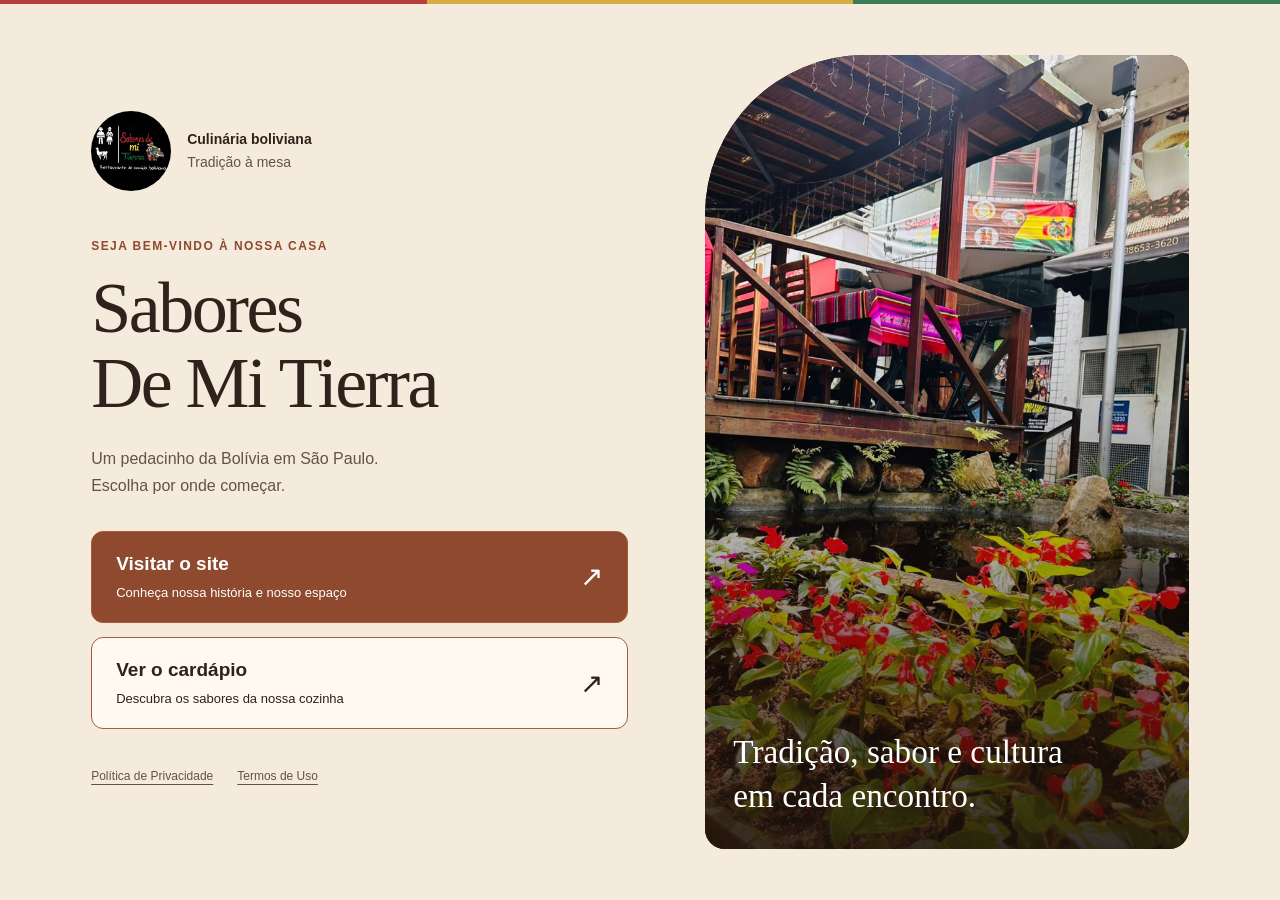
<file: index.html>
<!DOCTYPE html>
<html lang="pt-BR">
<head>
    <meta charset="UTF-8">
    <meta name="viewport" content="width=device-width, initial-scale=1.0">
    <meta name="description" content="Bem-vindo ao Sabores De Mi Tierra. Conheça nosso restaurante ou explore o cardápio de comida boliviana.">
    <title>Bem-vindo | Sabores De Mi Tierra</title>
    <link rel="stylesheet" href="style.css">
    <link rel="stylesheet" href="boas-vindas.css">
</head>
<body class="pagina-boas-vindas">
    <div class="linha-bolivia" aria-hidden="true"><span></span><span></span><span></span></div>
    <main class="boas-vindas" aria-labelledby="boas-vindas-titulo">
        <div class="boas-vindas-conteudo">
            <div class="boas-vindas-marca">
                <img src="assets/images/logo.jpg" alt="" width="80" height="80">
                <p>Culinária boliviana<br><span>Tradição à mesa</span></p>
            </div>
            <p class="boas-vindas-saudacao">Seja bem-vindo à nossa casa</p>
            <h1 id="boas-vindas-titulo">Sabores<br>De Mi Tierra</h1>
            <p class="boas-vindas-introducao">Um pedacinho da Bolívia em São Paulo.<br>Escolha por onde começar.</p>
            <nav class="boas-vindas-opcoes" aria-label="Escolha como conhecer o restaurante">
                <a class="boas-vindas-opcao boas-vindas-opcao-site" href="site.html">
                    <span><strong>Visitar o site</strong><span>Conheça nossa história e nosso espaço</span></span>
                    <span class="boas-vindas-seta" aria-hidden="true">↗</span>
                </a>
                <a class="boas-vindas-opcao boas-vindas-opcao-cardapio" href="cardapio.html">
                    <span><strong>Ver o cardápio</strong><span>Descubra os sabores da nossa cozinha</span></span>
                    <span class="boas-vindas-seta" aria-hidden="true">↗</span>
                </a>
            </nav>
            <nav class="boas-vindas-legais" aria-label="Informações legais">
                <a href="privacidade.html">Política de Privacidade</a>
                <a href="termos.html">Termos de Uso</a>
            </nav>
        </div>
        <figure class="boas-vindas-foto">
            <img src="assets/images/foto2.jpeg" alt="Varanda do restaurante com mesas, plantas e detalhes da cultura boliviana" width="960" height="1280">
            <figcaption>Tradição, sabor e cultura<br>em cada encontro.</figcaption>
        </figure>
    </main>
</body>
</html>
</file>
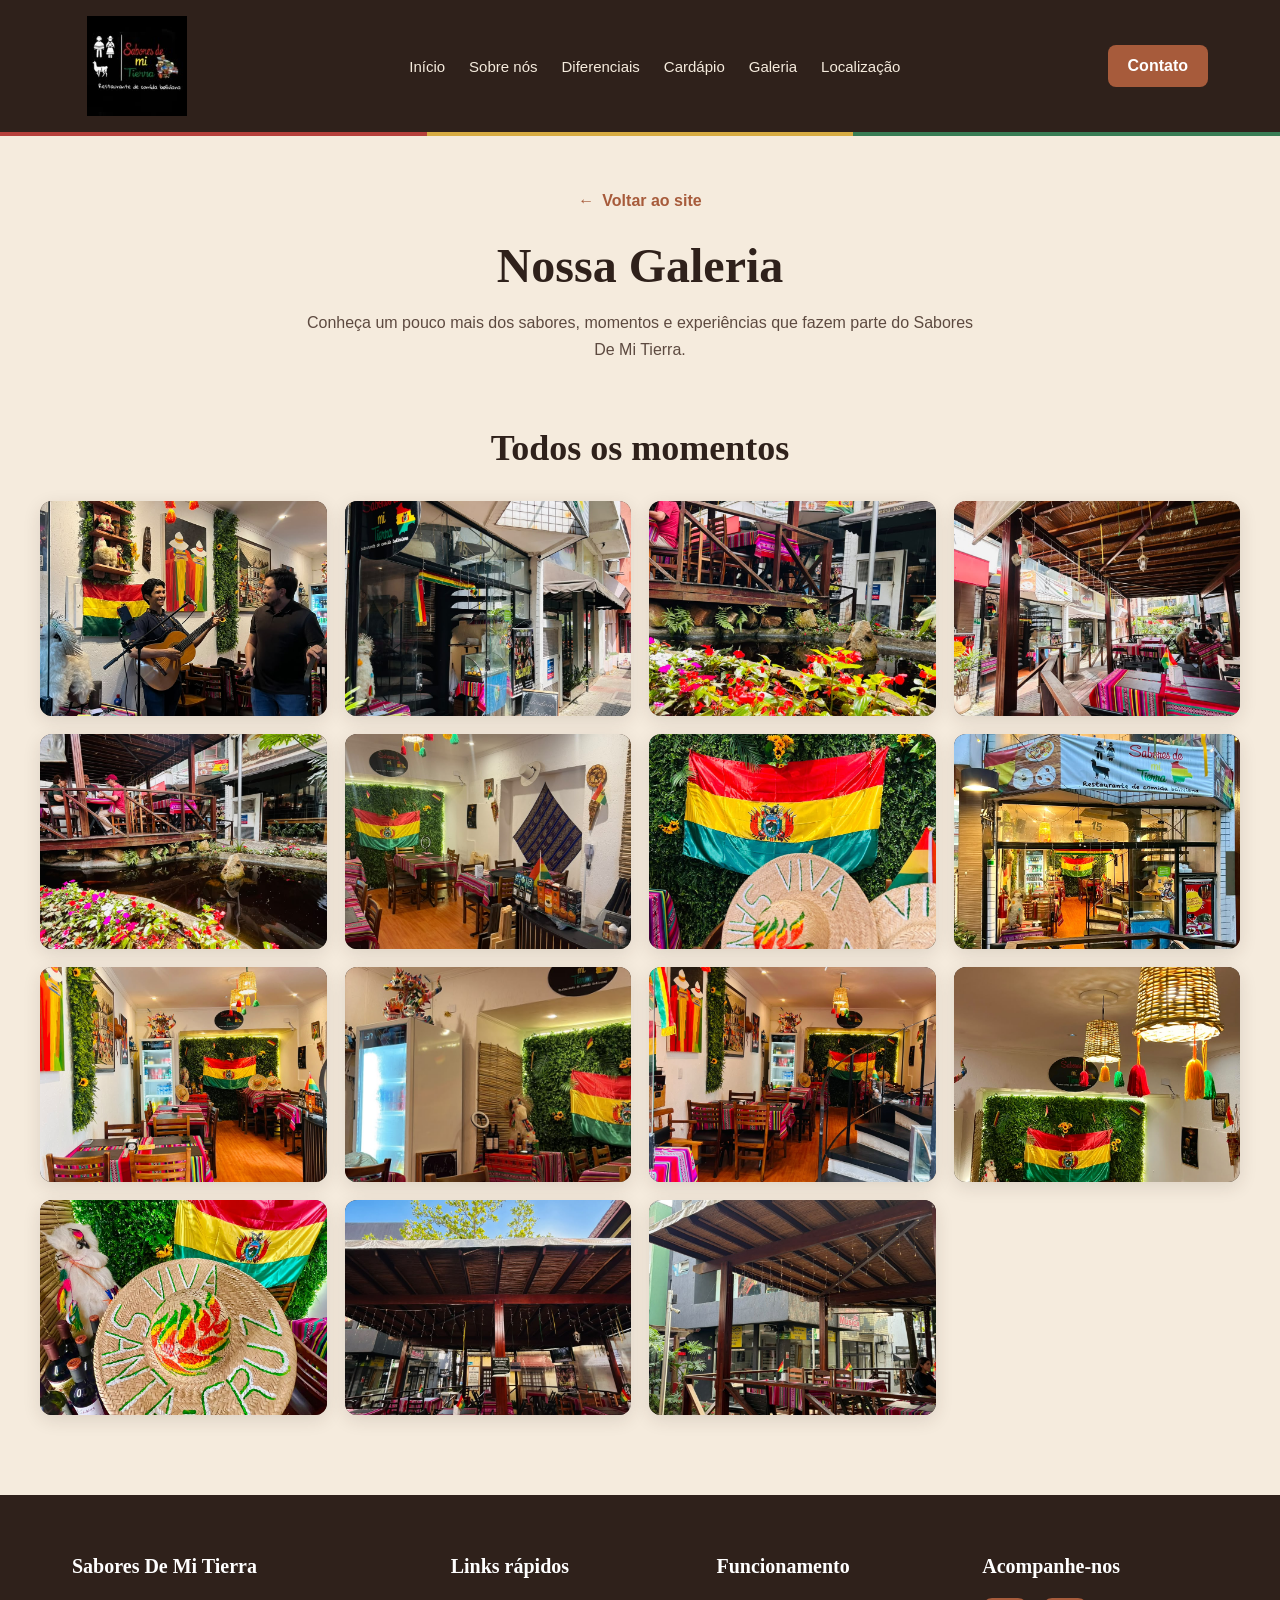
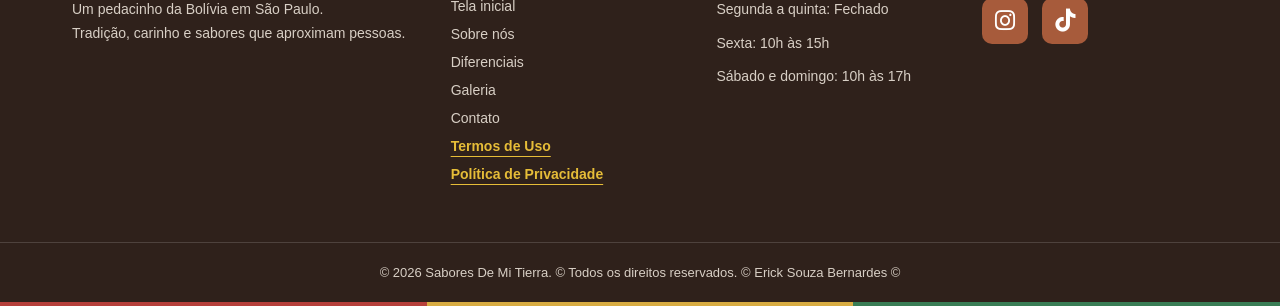
<file: galeria.html>
<!DOCTYPE html>
<html lang="pt-BR">
<head>
    <meta charset="UTF-8">
    <meta name="viewport" content="width=device-width, initial-scale=1.0">
    <meta name="description" content="Galeria de fotos do Sabores De Mi Tierra.">
    <title>Nossa Galeria | Sabores De Mi Tierra</title>
    <link rel="stylesheet" href="https://cdnjs.cloudflare.com/ajax/libs/font-awesome/6.7.2/css/all.min.css">
    <link rel="stylesheet" href="style.css">
    <link rel="stylesheet" href="galeria.css">
</head>
<body>
    <header class="site-header">
        <div class="header-container">
            <a href="index.html" class="logo" aria-label="Voltar à tela inicial" title="Voltar à tela inicial">
                <img src="assets/images/logo.jpg" alt="Sabores De Mi Tierra">
            </a>
            <button class="menu-toggle" type="button" aria-label="Abrir menu de navegação" aria-expanded="false" aria-controls="menu-principal">
                <i class="fa-solid fa-bars" aria-hidden="true"></i>
            </button>
            <nav id="menu-principal" class="menu-principal" aria-label="Navegação principal">
                <a href="site.html#inicio">Início</a>
                <a href="site.html#sobre">Sobre nós</a>
                <a href="site.html#diferenciais">Diferenciais</a>
                <a href="cardapio.html">Cardápio</a>
                <a href="galeria.html" aria-current="page">Galeria</a>
                <a href="site.html#localizacao">Localização</a>
            </nav>
            <a href="site.html#localizacao" class="btn-contato">Contato</a>
        </div>
        <div class="linha-bolivia" aria-hidden="true"><span></span><span></span><span></span></div>
    </header>

    <main class="pagina-galeria">
        <section class="galeria-apresentacao" aria-labelledby="titulo-galeria">
            <a href="site.html#galeria" class="galeria-voltar"><span aria-hidden="true">←</span> Voltar ao site</a>
            <h1 id="titulo-galeria">Nossa Galeria</h1>
            <p>Conheça um pouco mais dos sabores, momentos e experiências que fazem parte do Sabores De Mi Tierra.</p>
        </section>

        <section class="galeria-completa" aria-labelledby="titulo-fotos">
            <div class="galeria-completa-container">
                <h2 id="titulo-fotos">Todos os momentos</h2>
                <div id="galeria-grid-completa" class="galeria-grid-completa" aria-live="polite">
                    <p class="galeria-status">Carregando fotos…</p>
                </div>
            </div>
        </section>
    </main>

    <div id="visualizador-galeria" class="visualizador-galeria" role="dialog" aria-modal="true" aria-labelledby="visualizador-titulo" hidden>
        <div class="visualizador-conteudo">
            <h2 id="visualizador-titulo" class="sr-only">Foto ampliada</h2>
            <button type="button" class="visualizador-fechar" data-acao="fechar" aria-label="Fechar foto ampliada">×</button>
            <button type="button" class="visualizador-anterior" data-acao="anterior" aria-label="Foto anterior">‹</button>
            <img class="visualizador-imagem" alt="">
            <button type="button" class="visualizador-proximo" data-acao="proximo" aria-label="Próxima foto">›</button>
            <p class="visualizador-contador" aria-live="polite"></p>
        </div>
    </div>

    <footer class="site-footer">
        <div class="footer-container">
            <div class="footer-coluna"><h3>Sabores De Mi Tierra</h3><p>Um pedacinho da Bolívia em São Paulo.<br>Tradição, carinho e sabores que aproximam pessoas.</p></div>
            <div class="footer-coluna"><h3>Links rápidos</h3><nav class="footer-links" aria-label="Links do rodapé">
                <a href="index.html">Tela inicial</a><a href="site.html#sobre">Sobre nós</a><a href="site.html#diferenciais">Diferenciais</a><a href="galeria.html">Galeria</a><a href="site.html#localizacao">Contato</a><a href="termos.html" class="footer-link-legal">Termos de Uso</a><a href="privacidade.html" class="footer-link-legal">Política de Privacidade</a>
            </nav></div>
            <div class="footer-coluna"><h3>Funcionamento</h3><p>Segunda a quinta: Fechado</p><p>Sexta: 10h às 15h</p><p>Sábado e domingo: 10h às 17h</p></div>
            <div class="footer-coluna"><h3>Acompanhe-nos</h3><div class="footer-redes"><a href="https://www.instagram.com/saboresdemitierra.alpha/" target="_blank" rel="noopener noreferrer" aria-label="Instagram"><i class="fa-brands fa-instagram"></i></a><a href="https://www.tiktok.com/@saboresdemitierra_ofc" target="_blank" rel="noopener noreferrer" aria-label="TikTok"><i class="fa-brands fa-tiktok"></i></a></div></div>
        </div>
        <div class="footer-inferior"><p>© 2026 Sabores De Mi Tierra. © Todos os direitos reservados. © Erick Souza Bernardes ©</p></div>
        <div class="linha-bolivia" aria-hidden="true"><span></span><span></span><span></span></div>
    </footer>
    <script src="galeria.js"></script>
</body>
</html>
</file>
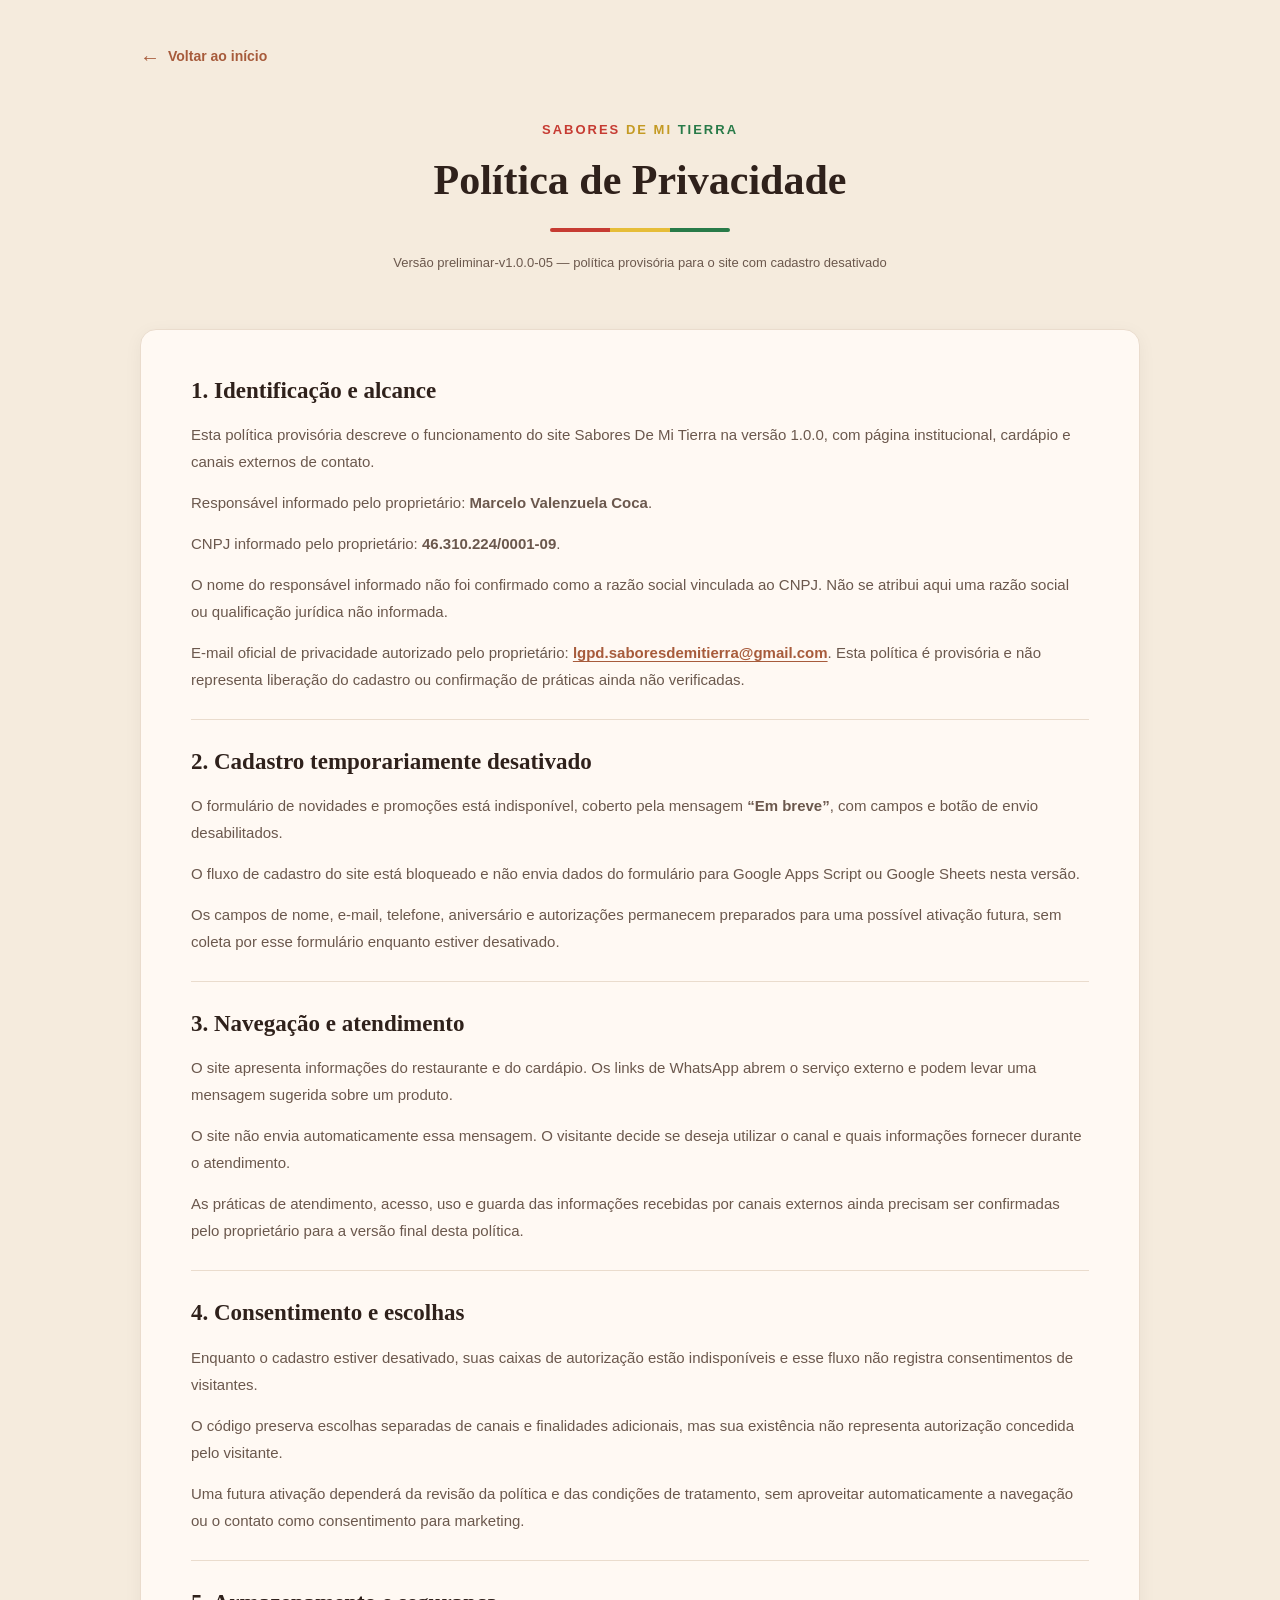
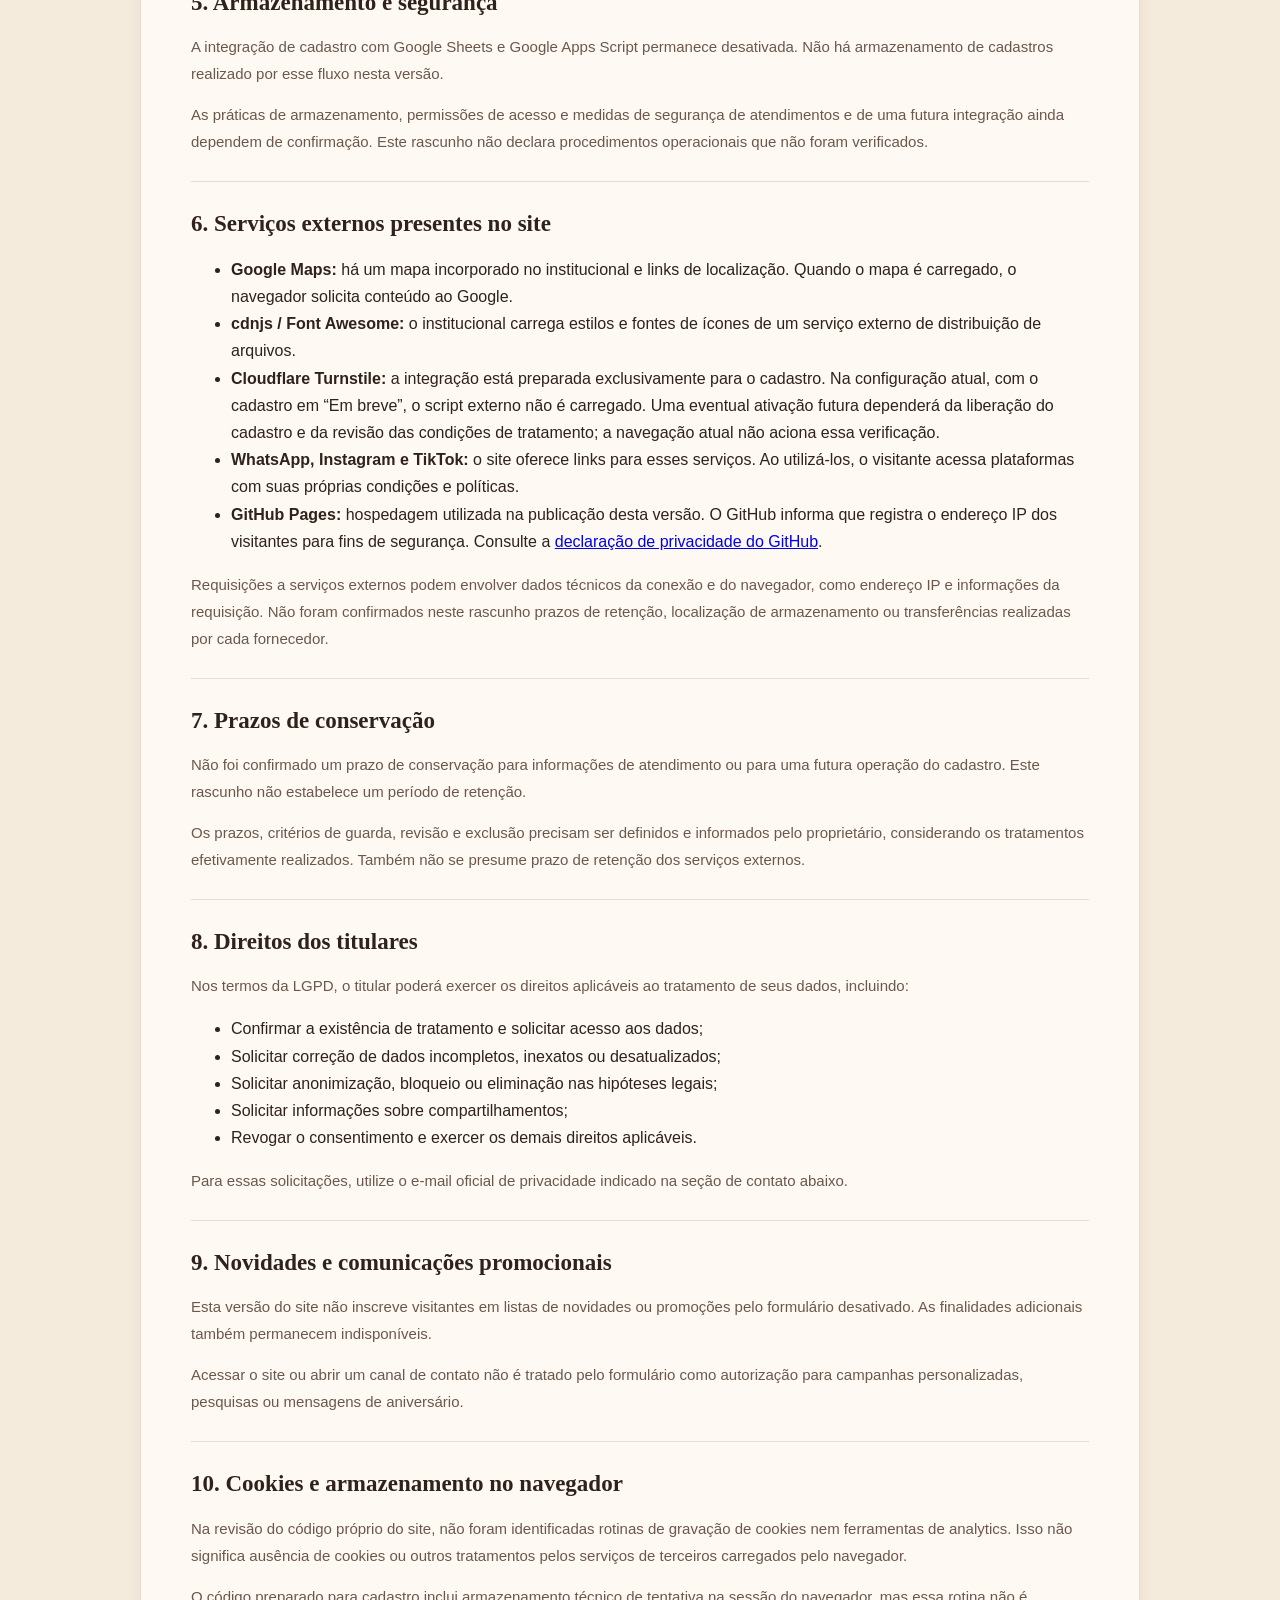
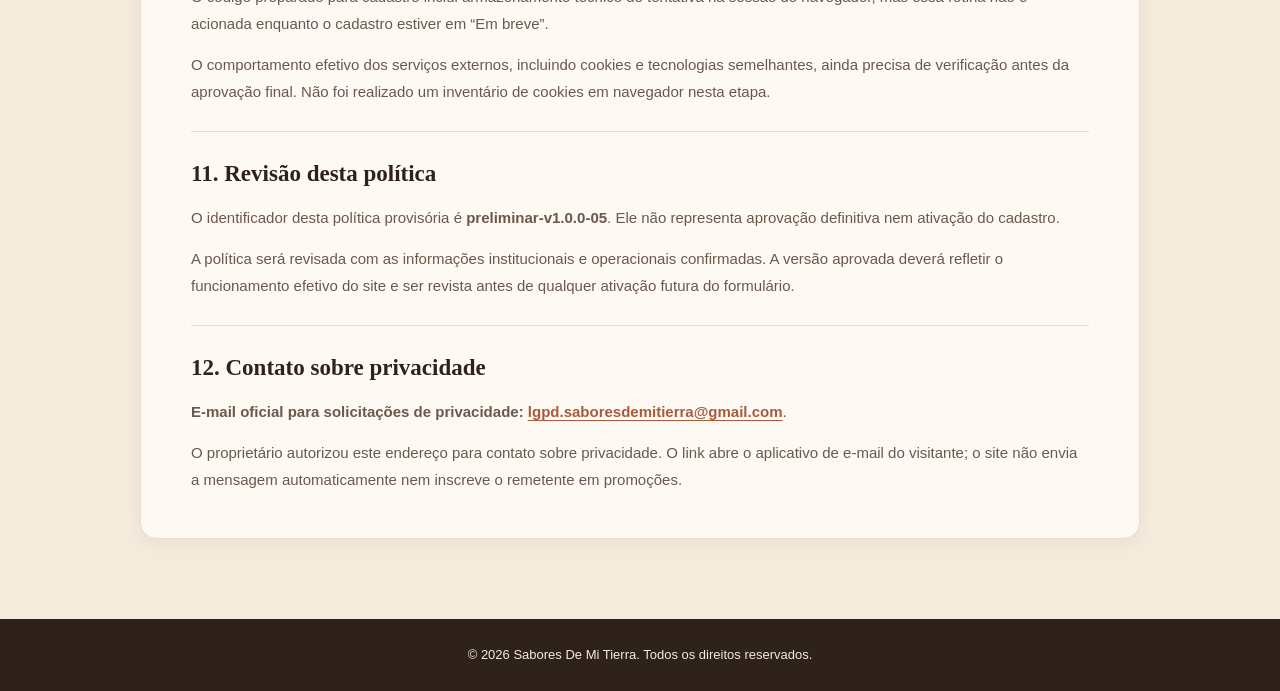
<file: privacidade.html>
<!DOCTYPE html>
<html lang="pt-BR">
<head>
    <meta charset="UTF-8">
    <meta name="viewport" content="width=device-width, initial-scale=1.0">
    <meta name="description" content="Conheça a Política de Privacidade do Sabores De Mi Tierra.">
    <title>Política de Privacidade | Sabores De Mi Tierra</title>
    <link rel="stylesheet" href="termos.css">
</head>
<body>
    <header class="termos-cabecalho">
        <a href="site.html" class="termos-voltar">
            <span aria-hidden="true">←</span>
            Voltar ao início
        </a>
        <div class="termos-apresentacao">
            <span class="termos-etiqueta">
                <span class="nome-vermelho">SABORES</span>
                <span class="nome-amarelo">DE MI</span>
                <span class="nome-verde">TIERRA</span>
            </span>
            <h1>Política de Privacidade</h1>
            <div class="linha-bolivia" aria-hidden="true"></div>
            <p>Versão preliminar-v1.0.0-05 — política provisória para o site com cadastro desativado</p>
        </div>
    </header>

    <main class="termos-container">
        <section class="termos-secao">
            <h2>1. Identificação e alcance</h2>
            <p>Esta política provisória descreve o funcionamento do site Sabores De Mi Tierra
                na versão 1.0.0, com página institucional, cardápio e canais externos de contato.</p>
            <p>Responsável informado pelo proprietário: <strong>Marcelo Valenzuela Coca</strong>.</p>
            <p>CNPJ informado pelo proprietário: <strong>46.310.224/0001-09</strong>.</p>
            <p>O nome do responsável informado não foi confirmado como a razão social vinculada ao CNPJ.
                Não se atribui aqui uma razão social ou qualificação jurídica não informada.</p>
            <p>E-mail oficial de privacidade autorizado pelo proprietário:
                <a href="mailto:lgpd.saboresdemitierra@gmail.com" class="termos-link-privacidade">lgpd.saboresdemitierra@gmail.com</a>.
                Esta política é provisória e não representa liberação do cadastro ou confirmação de práticas ainda não verificadas.</p>
        </section>

        <section class="termos-secao">
            <h2>2. Cadastro temporariamente desativado</h2>
            <p>O formulário de novidades e promoções está indisponível, coberto pela mensagem
                <strong>“Em breve”</strong>, com campos e botão de envio desabilitados.</p>
            <p>O fluxo de cadastro do site está bloqueado e não envia dados do formulário
                para Google Apps Script ou Google Sheets nesta versão.</p>
            <p>Os campos de nome, e-mail, telefone, aniversário e autorizações permanecem
                preparados para uma possível ativação futura, sem coleta por esse formulário enquanto estiver desativado.</p>
        </section>

        <section class="termos-secao">
            <h2>3. Navegação e atendimento</h2>
            <p>O site apresenta informações do restaurante e do cardápio. Os links de WhatsApp
                abrem o serviço externo e podem levar uma mensagem sugerida sobre um produto.</p>
            <p>O site não envia automaticamente essa mensagem. O visitante decide se deseja
                utilizar o canal e quais informações fornecer durante o atendimento.</p>
            <p>As práticas de atendimento, acesso, uso e guarda das informações recebidas por
                canais externos ainda precisam ser confirmadas pelo proprietário para a versão final desta política.</p>
        </section>

        <section class="termos-secao">
            <h2>4. Consentimento e escolhas</h2>
            <p>Enquanto o cadastro estiver desativado, suas caixas de autorização estão
                indisponíveis e esse fluxo não registra consentimentos de visitantes.</p>
            <p>O código preserva escolhas separadas de canais e finalidades adicionais,
                mas sua existência não representa autorização concedida pelo visitante.</p>
            <p>Uma futura ativação dependerá da revisão da política e das condições de
                tratamento, sem aproveitar automaticamente a navegação ou o contato como consentimento para marketing.</p>
        </section>

        <section class="termos-secao">
            <h2>5. Armazenamento e segurança</h2>
            <p>A integração de cadastro com Google Sheets e Google Apps Script permanece
                desativada. Não há armazenamento de cadastros realizado por esse fluxo nesta versão.</p>
            <p>As práticas de armazenamento, permissões de acesso e medidas de segurança
                de atendimentos e de uma futura integração ainda dependem de confirmação.
                Este rascunho não declara procedimentos operacionais que não foram verificados.</p>
        </section>

        <section class="termos-secao">
            <h2>6. Serviços externos presentes no site</h2>
            <ul>
                <li><strong>Google Maps:</strong> há um mapa incorporado no institucional e links de localização.
                    Quando o mapa é carregado, o navegador solicita conteúdo ao Google.</li>
                <li><strong>cdnjs / Font Awesome:</strong> o institucional carrega estilos e fontes de ícones
                    de um serviço externo de distribuição de arquivos.</li>
                <li><strong>Cloudflare Turnstile:</strong> a integração está preparada exclusivamente para
                    o cadastro. Na configuração atual, com o cadastro em “Em breve”, o script externo não é
                    carregado. Uma eventual ativação futura dependerá da liberação do cadastro e da revisão
                    das condições de tratamento; a navegação atual não aciona essa verificação.</li>
                <li><strong>WhatsApp, Instagram e TikTok:</strong> o site oferece links para esses serviços.
                    Ao utilizá-los, o visitante acessa plataformas com suas próprias condições e políticas.</li>
                <li><strong>GitHub Pages:</strong> hospedagem utilizada na publicação desta versão.
                    O GitHub informa que registra o endereço IP dos visitantes para fins de segurança.
                    Consulte a <a href="https://docs.github.com/en/site-policy/privacy-policies/github-general-privacy-statement">declaração de privacidade do GitHub</a>.</li>
            </ul>
            <p>Requisições a serviços externos podem envolver dados técnicos da conexão e do navegador,
                como endereço IP e informações da requisição. Não foram confirmados neste rascunho
                prazos de retenção, localização de armazenamento ou transferências realizadas por cada fornecedor.</p>
        </section>

        <section class="termos-secao">
            <h2>7. Prazos de conservação</h2>
            <p>Não foi confirmado um prazo de conservação para informações de atendimento
                ou para uma futura operação do cadastro. Este rascunho não estabelece um período de retenção.</p>
            <p>Os prazos, critérios de guarda, revisão e exclusão precisam ser definidos e
                informados pelo proprietário, considerando os tratamentos efetivamente realizados.
                Também não se presume prazo de retenção dos serviços externos.</p>
        </section>

        <section class="termos-secao">
            <h2>8. Direitos dos titulares</h2>
            <p>Nos termos da LGPD, o titular poderá exercer os direitos aplicáveis ao
                tratamento de seus dados, incluindo:</p>
            <ul>
                <li>Confirmar a existência de tratamento e solicitar acesso aos dados;</li>
                <li>Solicitar correção de dados incompletos, inexatos ou desatualizados;</li>
                <li>Solicitar anonimização, bloqueio ou eliminação nas hipóteses legais;</li>
                <li>Solicitar informações sobre compartilhamentos;</li>
                <li>Revogar o consentimento e exercer os demais direitos aplicáveis.</li>
            </ul>
            <p>Para essas solicitações, utilize o e-mail oficial de privacidade indicado na seção de contato abaixo.</p>
        </section>

        <section class="termos-secao">
            <h2>9. Novidades e comunicações promocionais</h2>
            <p>Esta versão do site não inscreve visitantes em listas de novidades ou promoções
                pelo formulário desativado. As finalidades adicionais também permanecem indisponíveis.</p>
            <p>Acessar o site ou abrir um canal de contato não é tratado pelo formulário como
                autorização para campanhas personalizadas, pesquisas ou mensagens de aniversário.</p>
        </section>

        <section class="termos-secao">
            <h2>10. Cookies e armazenamento no navegador</h2>
            <p>Na revisão do código próprio do site, não foram identificadas rotinas de gravação
                de cookies nem ferramentas de analytics. Isso não significa ausência de cookies ou
                outros tratamentos pelos serviços de terceiros carregados pelo navegador.</p>
            <p>O código preparado para cadastro inclui armazenamento técnico de tentativa na
                sessão do navegador, mas essa rotina não é acionada enquanto o cadastro estiver em “Em breve”.</p>
            <p>O comportamento efetivo dos serviços externos, incluindo cookies e tecnologias
                semelhantes, ainda precisa de verificação antes da aprovação final. Não foi realizado
                um inventário de cookies em navegador nesta etapa.</p>
        </section>

        <section class="termos-secao">
            <h2>11. Revisão desta política</h2>
            <p>O identificador desta política provisória é <strong>preliminar-v1.0.0-05</strong>.
                Ele não representa aprovação definitiva nem ativação do cadastro.</p>
            <p>A política será revisada com as informações institucionais e operacionais
                confirmadas. A versão aprovada deverá refletir o funcionamento efetivo do site
                e ser revista antes de qualquer ativação futura do formulário.</p>
        </section>

        <section class="termos-secao">
            <h2>12. Contato sobre privacidade</h2>
            <p><strong>E-mail oficial para solicitações de privacidade:</strong>
                <a href="mailto:lgpd.saboresdemitierra@gmail.com" class="termos-link-privacidade">lgpd.saboresdemitierra@gmail.com</a>.</p>
            <p>O proprietário autorizou este endereço para contato sobre privacidade. O link abre o aplicativo
                de e-mail do visitante; o site não envia a mensagem automaticamente nem inscreve o remetente em promoções.</p>
        </section>
    </main>

    <footer class="termos-rodape">
        <p>© 2026 Sabores De Mi Tierra. Todos os direitos reservados.</p>
    </footer>
</body>
</html>
</file>
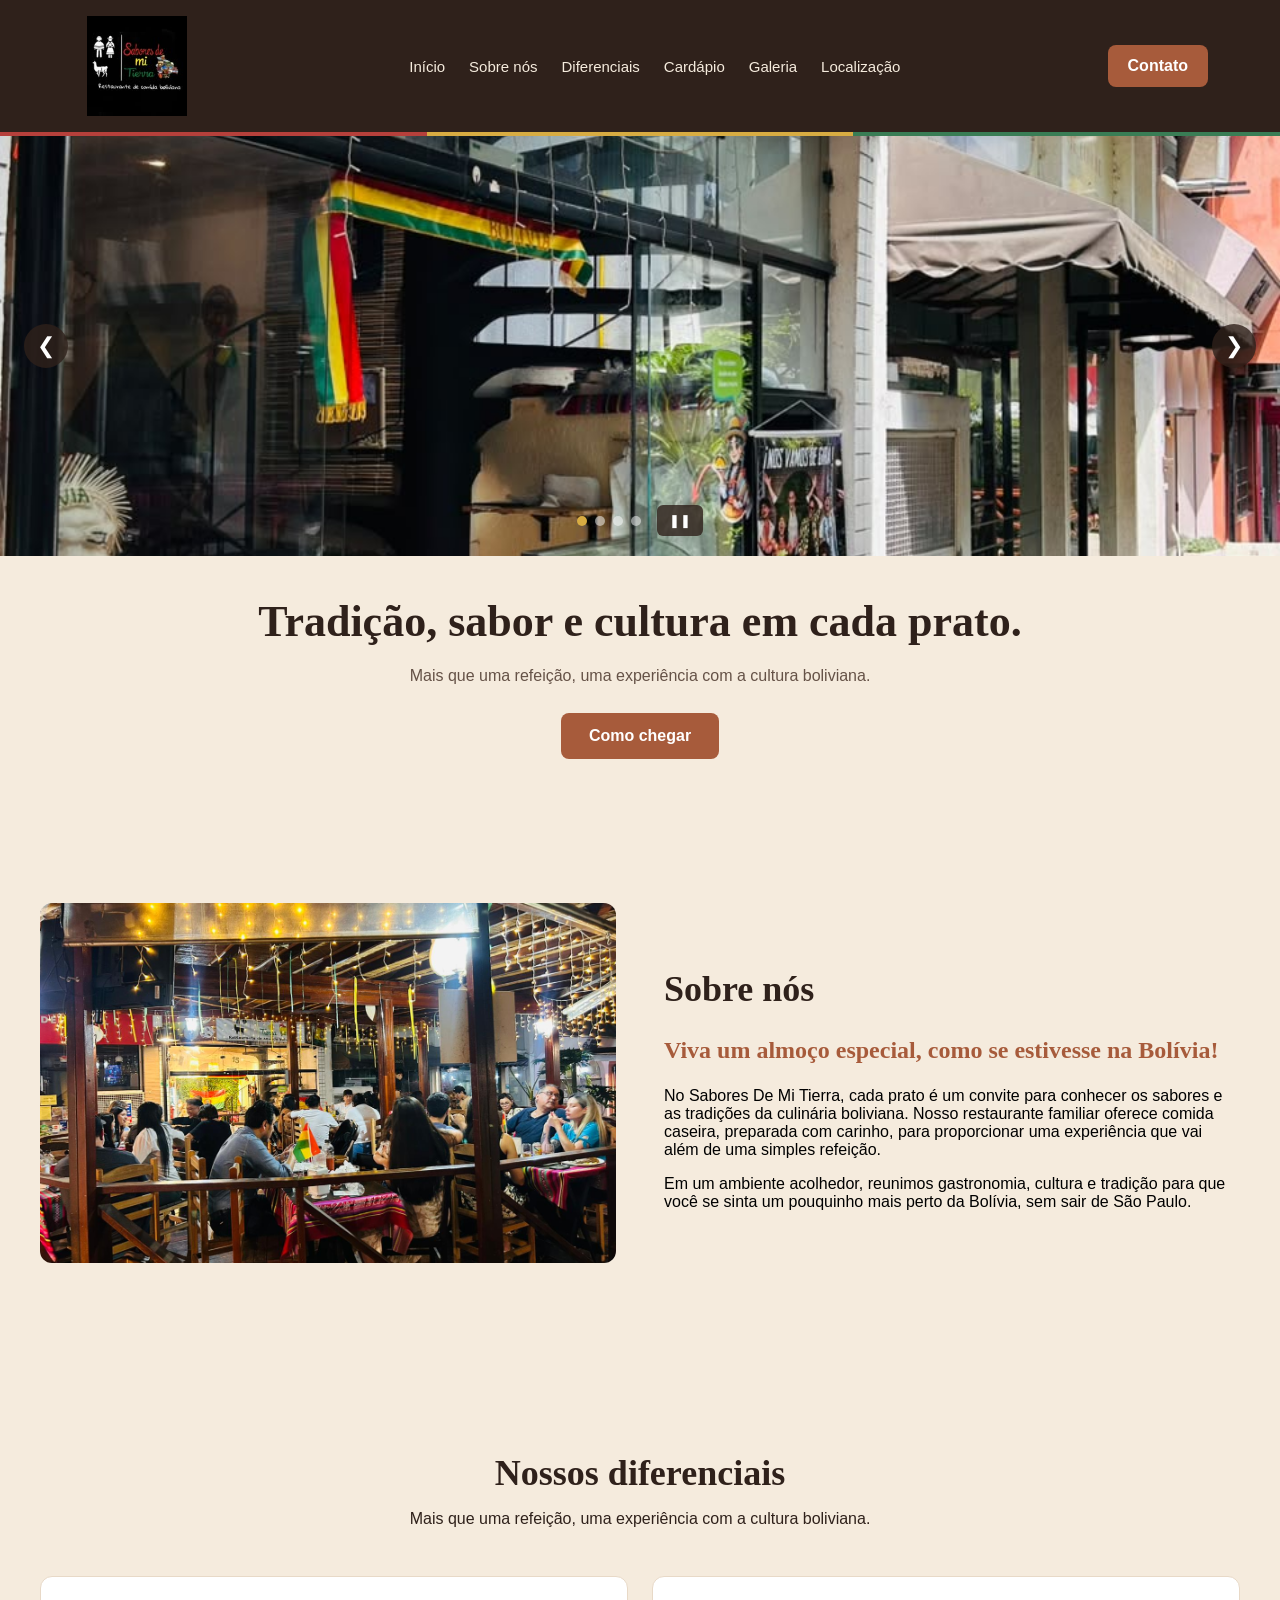
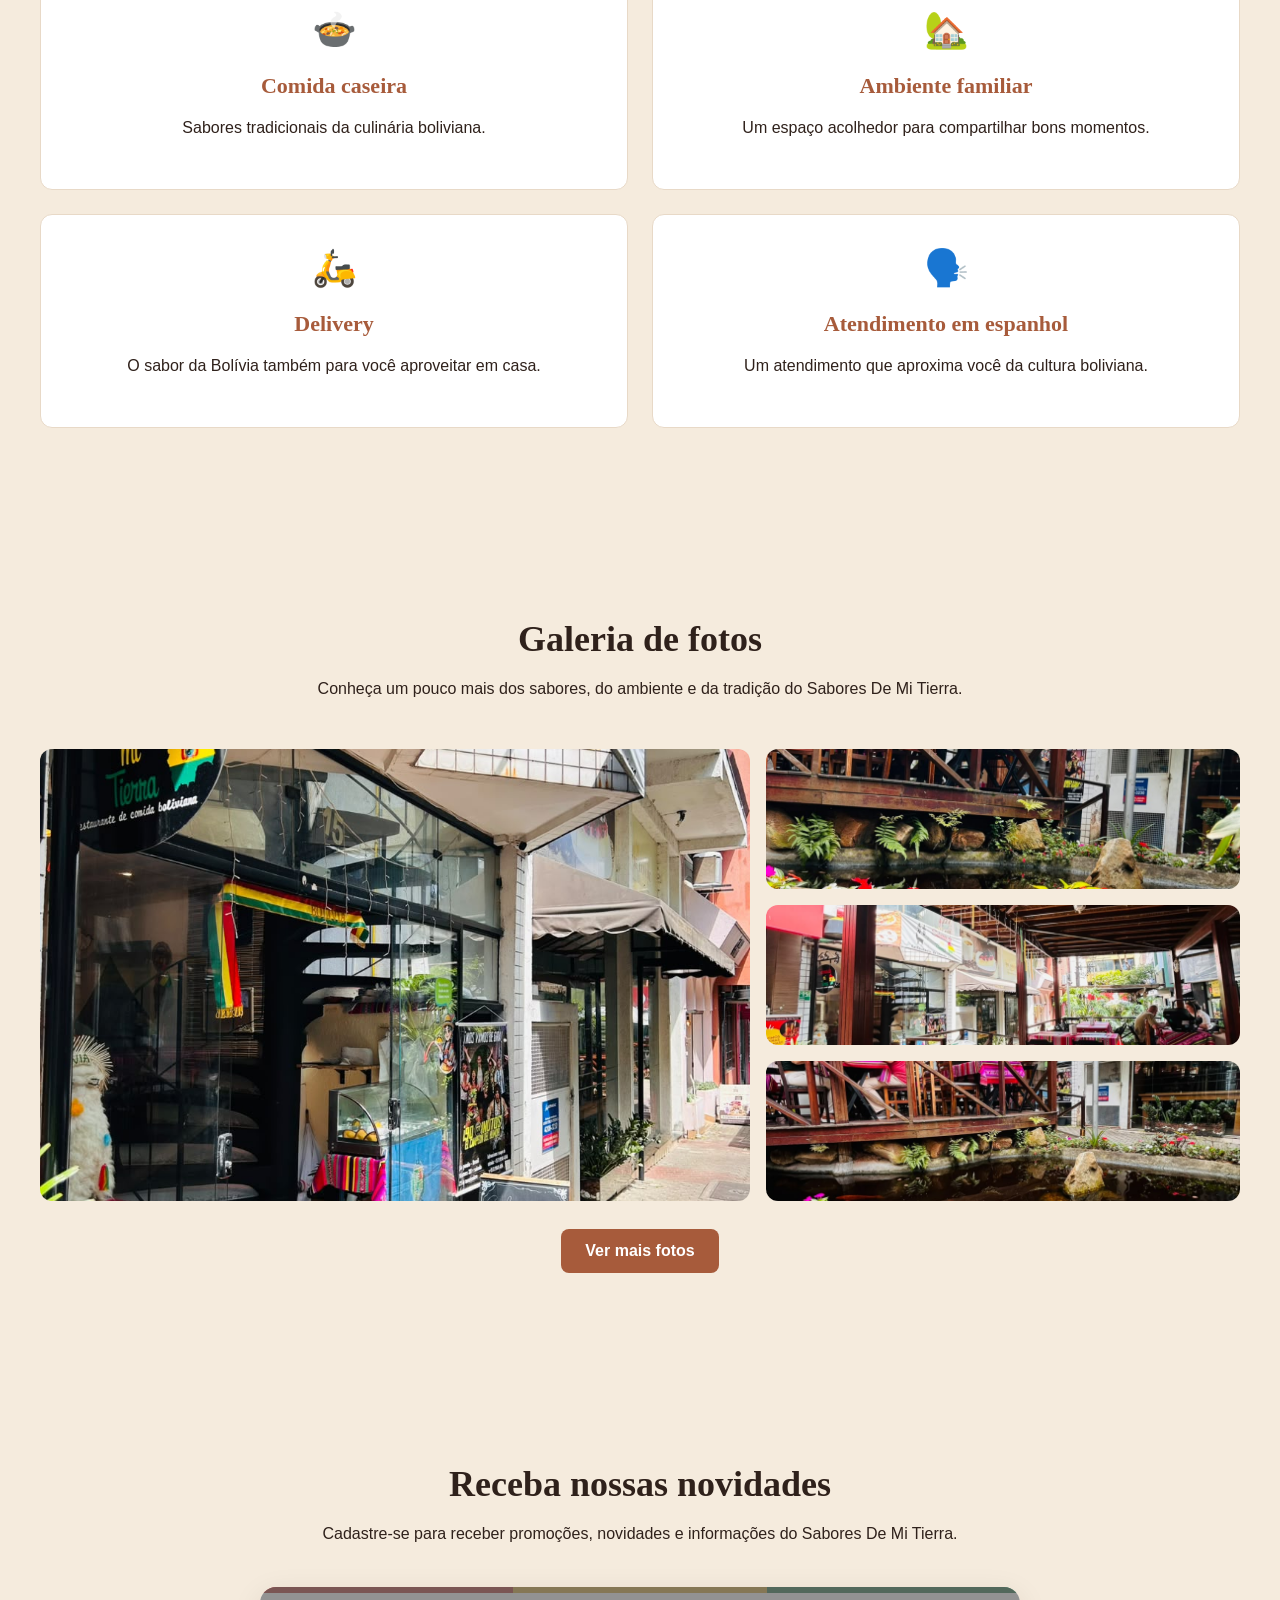
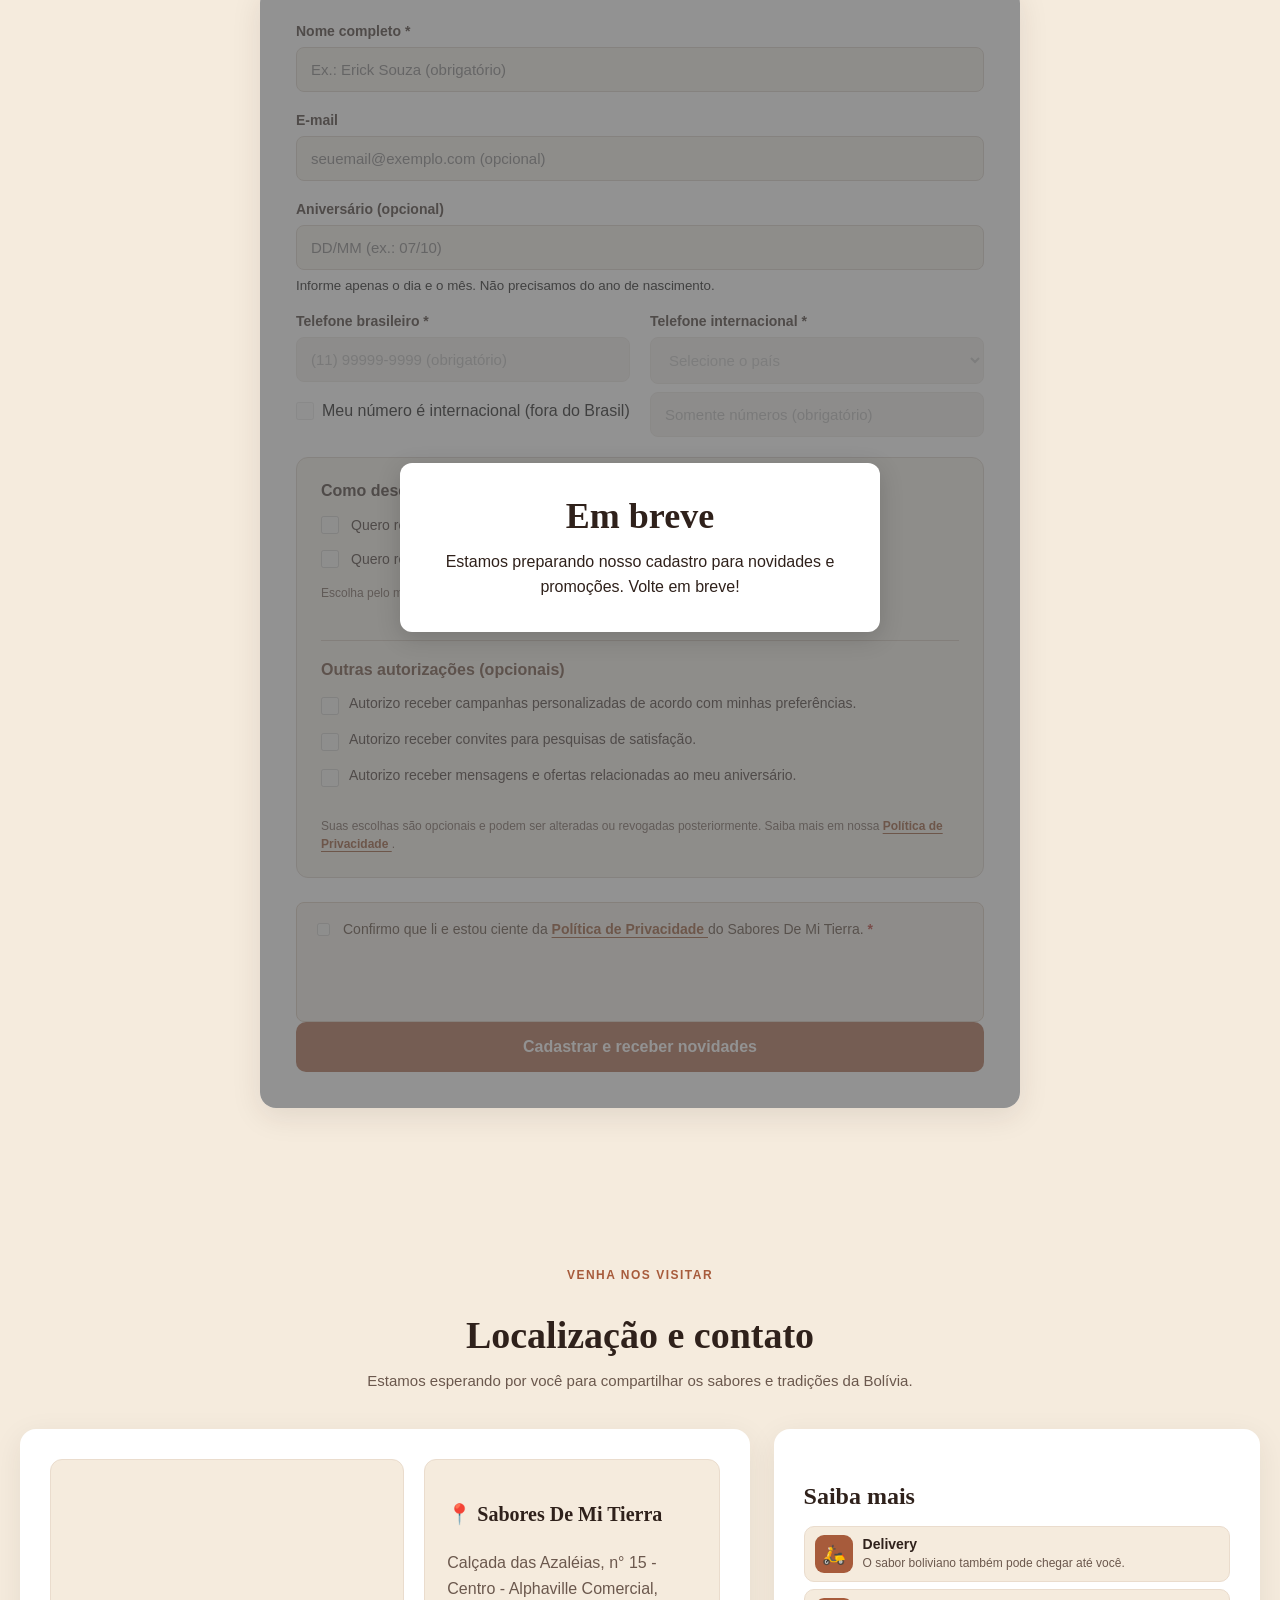
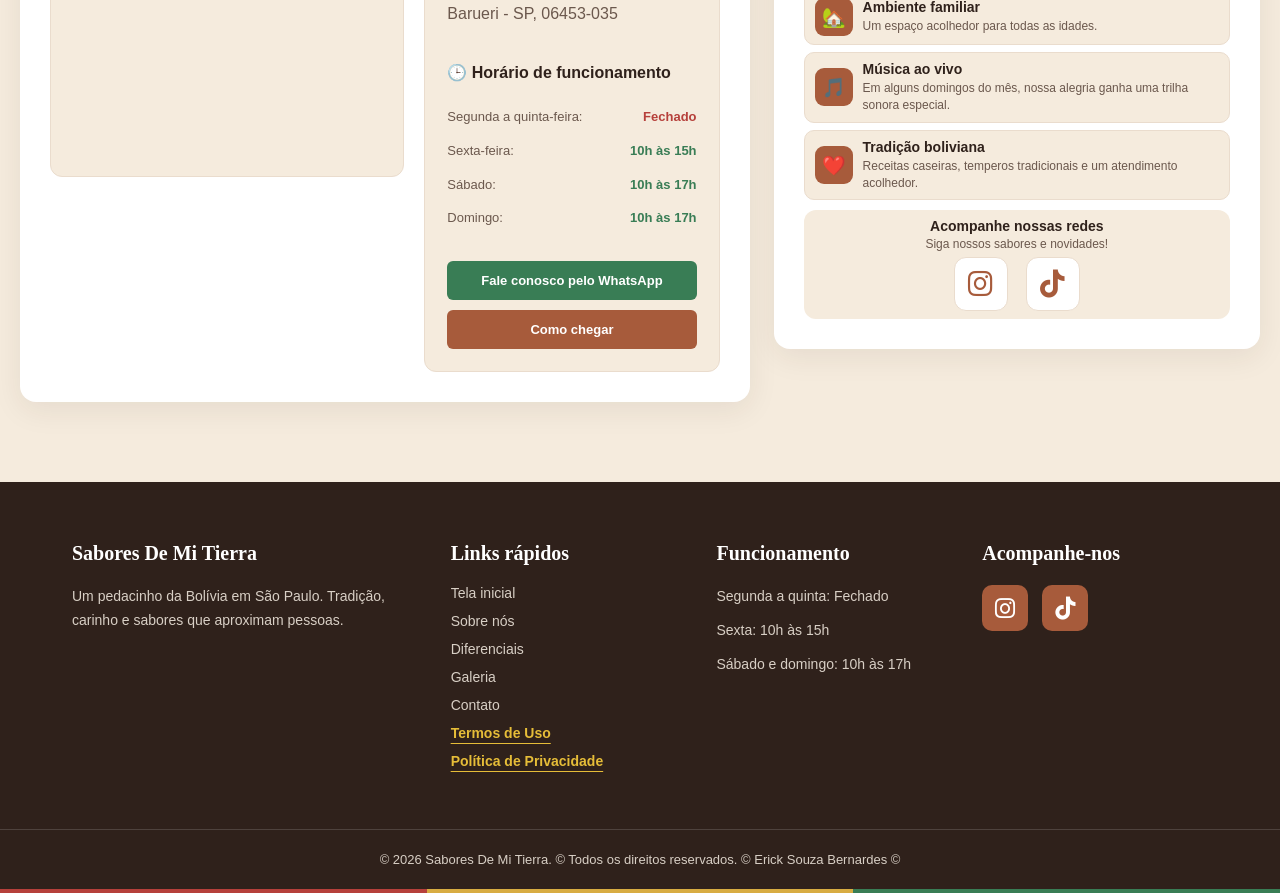
<file: site.html>
<!DOCTYPE html> <!--Fala que esta usando HTML-->
<html lang="pt-BR"> <!--É o principal da página, o lang é um atributo da TAG, vai indicar o idioma da pagina -->
<head> <!--É o cabecario estrutural da pagina -->
    <meta charset="UTF-8">
        <!--O meta é responsavel por metadados da página, o charset é um elemento que define a codificação de caracteres da página, +sobre charset https://www.w3schools.com/html/html_charset.asp-->
    <meta name="viewport" content="width=device-width, initial-scale=1.0">
        <!--Instrui o navegador, especialmente em dispositivos móveis, a utilizar uma largura de viewport correspondente à largura do dispositivo em pixels CSS.-->
    <title>Sabores De Mi Tierra</title>
        <!--O title é o titulo da pagina, que aparece na aba do navegador, e tambem é usado para SEO-->
    <meta name="description" content="Conheça o Sabores De Mi Tierra, restaurante especializado em comida tradicional boliviana.">
    <link
    rel="stylesheet"
    href="https://cdnjs.cloudflare.com/ajax/libs/font-awesome/6.7.2/css/all.min.css"
>
    <link rel="stylesheet" href="style.css">

    <!-- Turnstile: carregamento condicional pelo script.js, após cadastro-config.js. -->

</head>
<body>



    <header class="site-header">
    <div class="header-container">

        <a href="index.html" class="logo" aria-label="Voltar &#224; tela inicial" title="Voltar &#224; tela inicial">
            <img src="assets/images/logo.jpg" alt="Sabores De Mi Tierra">
        </a>

        <button
            class="menu-toggle"
            type="button"
            aria-label="Abrir menu de navegação"
            aria-expanded="false"
            aria-controls="menu-principal"
        >
            <i class="fa-solid fa-bars" aria-hidden="true"></i>
        </button>


    <nav id="menu-principal" class="menu-principal" aria-label="Navegação principal">
        <a href="#inicio">Início</a>
        <a href="#sobre">Sobre nós</a>
        <a href="#diferenciais">Diferenciais</a>
        <a href="cardapio.html">Cardápio</a>
        <a href="#galeria">Galeria</a>
        <a href="#localizacao">Localização</a>
    </nav>

        <a href="#localizacao" class="btn-contato">Contato</a>

    </div>

    <div class="linha-bolivia" aria-hidden="true">
        <span></span>
        <span></span>
        <span></span>
    </div>
    </header>

        <main id="inicio">

            <section class="hero" aria-label="Apresentação do restaurante">

                <div class="carrossel">

                    <div class="carrossel-imagens">

                        <img
                            src="assets/images/foto1.jpeg"
                            alt="Fotografia do restaurante Sabores De Mi Tierra"
                            class="slide ativo"
                        >

                        <img
                            src="assets/images/foto2.jpeg"
                            alt="Prato da culinária boliviana"
                            class="slide"
                        >

                        <img
                            src="assets/images/foto3.jpeg"
                            alt="Ambiente do restaurante"
                            class="slide"
                        >

                        <img
                            src="assets/images/foto4.jpeg"
                            alt="Espaço do restaurante"
                            class="slide"
                        >

                    </div>

                    <button class="carrossel-anterior"
                            type="button"
                            aria-label="Fotografia anterior">
                        &#10094;
                    </button>

                    <button class="carrossel-proximo"
                            type="button"
                            aria-label="Próxima fotografia">
                        &#10095;
                    </button>

                    <div class="carrossel-controles">

                        <div class="carrossel-indicadores"
                            aria-label="Indicadores do carrossel">
                            <button type="button" class="indicador ativo" aria-label="Fotografia 1"></button>
                            <button type="button" class="indicador" aria-label="Fotografia 2"></button>
                            <button type="button" class="indicador" aria-label="Fotografia 3"></button>
                            <button type="button" class="indicador" aria-label="Fotografia 4"></button>
                        </div>

                        <button class="carrossel-pausar"
                                type="button"
                                aria-label="Pausar carrossel">

                            <span class="icone-pause" aria-hidden="true">❚❚</span>
                            <span class="icone-play" aria-hidden="true">▶</span>

                        </button>

                    </div>

                </div>

                <div class="hero-conteudo">

                    <h1>Tradição, sabor e cultura em cada prato.</h1>

                    <p>
                        Mais que uma refeição, uma experiência
                        com a cultura boliviana.
                    </p>

                    <a
                        href="https://www.google.com/maps/search/?api=1&query=Sabores+De+Mi+Tierra+Comida+Boliviana+Barueri"
                        class="hero-btn"
                        target="_blank"
                        rel="noopener noreferrer"
                    >
                        Como chegar
                    </a>
                </div>
            </section>

            <!--section é uma TAG de seção, que é usada para agrupar conteúdo relacionado, e o id é um identificador único para a seção, que pode ser usado para navegação e estilização. A classe é usada para aplicar estilos CSS específicos a essa seção.-->
            <section id="sobre" class="sobre">

                    <div class="sobre-container">

                        <div class="sobre-imagem">
                            <img
                                src="assets/images/SUA-FOTO.jpeg"
                                alt="Ambiente do restaurante Sabores De Mi Tierra"
                            >
                        </div>

                        <div class="sobre-conteudo">

                            <h2>Sobre nós</h2>

                            <h3>Viva um almoço especial, como se estivesse na Bolívia!</h3>

                            <p>
                                No Sabores De Mi Tierra, cada prato é um convite
                                para conhecer os sabores e as tradições da culinária
                                boliviana. Nosso restaurante familiar oferece comida
                                caseira, preparada com carinho, para proporcionar uma
                                experiência que vai além de uma simples refeição.
                            </p>

                            <p>
                                Em um ambiente acolhedor, reunimos gastronomia,
                                cultura e tradição para que você se sinta um pouquinho
                                mais perto da Bolívia, sem sair de São Paulo.
                            </p>

                        </div>

                    </div>

                </section>

                <section id="diferenciais" class="diferenciais">

                    <div class="diferenciais-container">

                        <h2>Nossos diferenciais</h2>

                        <p class="diferenciais-subtitulo">
                            Mais que uma refeição, uma experiência
                            com a cultura boliviana.
                        </p>

                        <div class="diferenciais-grid">

                            <article class="diferencial-card">
                                <span class="diferencial-icone" aria-hidden="true">🍲</span>
                                <h3>Comida caseira</h3>
                                <p>Sabores tradicionais da culinária boliviana.</p>
                            </article>

                            <article class="diferencial-card">
                                <span class="diferencial-icone" aria-hidden="true">🏡</span>
                                <h3>Ambiente familiar</h3>
                                <p>Um espaço acolhedor para compartilhar bons momentos.</p>
                            </article>

                            <article class="diferencial-card">
                                <span class="diferencial-icone" aria-hidden="true">🛵</span>
                                <h3>Delivery</h3>
                                <p>O sabor da Bolívia também para você aproveitar em casa.</p>
                            </article>

                            <article class="diferencial-card">
                                <span class="diferencial-icone" aria-hidden="true">🗣️</span>
                                <h3>Atendimento em espanhol</h3>
                                <p>Um atendimento que aproxima você da cultura boliviana.</p>
                            </article>

                        </div>

                    </div>

                </section>

                <!-- SEÇÃO GALERIA DE FOTOS -->
                <section id="galeria" class="galeria">

                    <div class="galeria-container">

                        <h2>Galeria de fotos</h2>

                        <p class="galeria-subtitulo">
                            Conheça um pouco mais dos sabores,
                            do ambiente e da tradição do Sabores De Mi Tierra.
                        </p>

                        <div class="galeria-grid">

                            <img
                                src="assets/images/foto1.jpeg"
                                alt="Fotografia do restaurante"
                                class="galeria-destaque"
                                loading="lazy"
                            >

                            <img
                                src="assets/images/foto2.jpeg"
                                alt="Prato da culinária boliviana"
                                loading="lazy"
                            >

                            <img
                                src="assets/images/foto3.jpeg"
                                alt="Ambiente do restaurante"
                                loading="lazy"
                            >

                            <img
                                src="assets/images/foto4.jpeg"
                                alt="Espaço do restaurante"
                                loading="lazy"
                            >

                        </div>

                        <a href="galeria.html" class="galeria-ver-mais">Ver mais fotos</a>

                    </div>

                </section>

                <!-- SEÇÃO DE NOVIDADES -->
                <section id="novidades" class="novidades">

                    <div class="novidades-container">

                        <h2>Receba nossas novidades</h2>

                        <p class="novidades-subtitulo">
                            Cadastre-se para receber promoções,
                            novidades e informações do Sabores De Mi Tierra.
                        </p>

                        <div class="cadastro-disponibilidade">
                        <form class="formulario-novidades" method="post" novalidate
                              inert aria-disabled="true" aria-describedby="cadastro-em-breve-descricao">
                            <!--Agrupa os campos de um formulario -->
                            <!--label identificao que o cliente deve preencher -->
                            <!--input permite que insira os dados -->
                            <div class="campo-formulario">

                                <label for="nome">Nome completo *</label>

                                    <!-- o pattern que define um padrão de preenchimento -->

                                    <input
                                        type="text"
                                        id="nome"
                                        name="nome"
                                        placeholder="Ex.: Erick Souza (obrigatório)"
                                        minlength="3"
                                        maxlength="100"
                                        autocomplete="name"
                                        title="Informe nome e sobrenome, sem números."
                                        required

                                     disabled data-cadastro-pausado>
                            </div>

                            <div class="campo-formulario">
                                <label for="email">E-mail</label>

                                <!-- input permite que insira os dados -->
                                <input
                                    type="email"
                                    id="email"
                                    name="email"
                                    placeholder="seuemail@exemplo.com (opcional)"
                                    autocomplete="email"
                                    maxlength="254"
                                 disabled data-cadastro-pausado>
                            </div>

                            <!-- ANIVERSÁRIO (OPCIONAL) -->
                            <div class="campo-formulario">

                                <label for="aniversario">
                                    Aniversário (opcional)
                                </label>

                                <input
                                    type="text"
                                    id="aniversario"
                                    name="aniversario"
                                    placeholder="DD/MM (ex.: 07/10)"
                                    inputmode="numeric"
                                    maxlength="5"
                                    autocomplete="off"
                                    pattern="(0[1-9]|[12][0-9]|3[01])/(0[1-9]|1[0-2])"
                                    title="Informe somente o dia e o mês, no formato DD/MM."
                                 disabled data-cadastro-pausado>

                                <small>
                                    Informe apenas o dia e o mês.
                                    Não precisamos do ano de nascimento.
                                </small>

                            </div>

                            <!-- CAMPOS DE TELEFONE -->
                            <div class="telefones-grid">

                                <!-- TELEFONE BRASILEIRO -->
                                <div class="campo-formulario">

                                    <label for="telefone">Telefone brasileiro *</label>

                                    <input
                                        type="tel"
                                        id="telefone"
                                        name="telefone"
                                        placeholder="(11) 99999-9999 (obrigatório)"
                                        maxlength="15"
                                        inputmode="numeric"
                                        autocomplete="tel-national"
                                        pattern="\([1-9][0-9]\) 9[0-9]{4}-[0-9]{4}"
                                        required
                                     disabled data-cadastro-pausado>

                                    <!-- CHECKBOX ABAIXO DO TELEFONE BRASILEIRO -->
                                    <div class="opcao-internacional">
                                        <label for="telefone-internacional-check">
                                            <input
                                                type="checkbox"
                                                id="telefone-internacional-check"
                                             disabled data-cadastro-pausado>
                                            Meu número é internacional (fora do Brasil)
                                        </label>
                                    </div>

                                </div>

                                <!-- TELEFONE INTERNACIONAL -->
                                <div class="campo-formulario">

                                    <label for="pais-telefone">Telefone internacional *</label>

                                    <select
                                        id="pais-telefone"
                                        name="pais_telefone"
                                        disabled
                                    >
                                        <option value="">Selecione o país</option>
                                        <option value="591">Bolívia (+591)</option>
                                        <option value="54">Argentina (+54)</option>
                                        <option value="1">Estados Unidos / Canadá (+1)</option>
                                        <option value="34">Espanha (+34)</option>
                                        <option value="52">México (+52)</option>
                                        <option value="51">Peru (+51)</option>
                                        <option value="56">Chile (+56)</option>
                                    </select>

                                    <input
                                        type="tel"
                                        id="telefone-externo"
                                        name="telefone_externo"
                                        placeholder="Somente números (obrigatório)"
                                        inputmode="numeric"
                                        autocomplete="off"
                                        disabled
                                    >

                                </div>

                            </div>

                            <div class="opcoes-contato">

                                <p class="opcoes-titulo">
                                    Como deseja receber nossas novidades?
                                </p>

                                <label class="opcao-contato">
                                    <input type="checkbox" name="receber_email" disabled data-cadastro-pausado>
                                    <span>Quero receber novidades por e-mail</span>
                                </label>

                                <label class="opcao-contato">
                                    <input type="checkbox" name="receber_whatsapp" disabled data-cadastro-pausado>
                                    <span>Quero receber novidades por WhatsApp</span>
                                </label>


                                <p class="opcoes-descricao">
                                    Escolha pelo menos um canal para receber nossas novidades
                                    e promoções.
                                </p>

                                <!-- AUTORIZAÇÕES ADICIONAIS -->
                                <div class="consentimentos-adicionais">

                                    <p class="opcoes-titulo">
                                        Outras autorizações (opcionais)
                                    </p>

                                    <label class="opcao-contato">
                                        <input
                                            type="checkbox"
                                            id="consentimento-personalizacao"
                                            name="consentimento_personalizacao"
                                         disabled data-cadastro-pausado>
                                        <span>
                                            Autorizo receber campanhas personalizadas
                                            de acordo com minhas preferências.
                                        </span>
                                    </label>

                                    <label class="opcao-contato">
                                        <input
                                            type="checkbox"
                                            id="consentimento-pesquisas"
                                            name="consentimento_pesquisas"
                                         disabled data-cadastro-pausado>
                                        <span>
                                            Autorizo receber convites para pesquisas
                                            de satisfação.
                                        </span>
                                    </label>

                                    <label class="opcao-contato">
                                        <input
                                            type="checkbox"
                                            id="consentimento-aniversario"
                                            name="consentimento_aniversario"
                                         disabled data-cadastro-pausado>
                                        <span>
                                            Autorizo receber mensagens e ofertas
                                            relacionadas ao meu aniversário.
                                        </span>
                                    </label>

                                </div>

                                <p class="opcoes-descricao">
                                    Suas escolhas são opcionais e podem ser alteradas
                                    ou revogadas posteriormente.
                                    Saiba mais em nossa
                                    <a href="privacidade.html" target="_blank" rel="noopener noreferrer">
                                        Política de Privacidade
                                    </a>.
                                </p>


                            </div>

                            <!-- CONFIRMAÇÃO OBRIGATÓRIA DA POLÍTICA DE PRIVACIDADE -->
                            <div class="aceite-privacidade">

                                <label for="aceite-politica">

                                    <input
                                        type="checkbox"
                                        id="aceite-politica"
                                        name="aceite_politica"
                                        required
                                     disabled data-cadastro-pausado>

                                    <span>
                                        Confirmo que li e estou ciente da
                                        <a
                                            href="privacidade.html"
                                            target="_blank"
                                            rel="noopener noreferrer"
                                        >
                                            Política de Privacidade
                                        </a>
                                        do Sabores De Mi Tierra.
                                        <strong>*</strong>
                                    </span>

                                </label>

                                <!-- PROTEÇÃO ANTI-BOT CLOUDFLARE TURNSTILE -->
                                <div
                                    class="cf-turnstile"
                                    data-sitekey="0x4AAAAAAFpvjXEtpYBTfoiJ"
                                    data-action="cadastro">
                                </div>

                            </div>


                            <button type="submit" class="btn-novidades" disabled data-cadastro-pausado>
                                Cadastrar e receber novidades
                            </button>

                        </form>
                        <div class="cadastro-em-breve" role="status" aria-live="polite" aria-atomic="true">
                            <div class="cadastro-em-breve-mensagem">
                                <h3>Em breve</h3>
                                <p id="cadastro-em-breve-descricao">Estamos preparando nosso cadastro para novidades e promoções. Volte em breve!</p>
                            </div>
                        </div>
                        </div>

                          <!-- JANELA DE VALIDAÇÃO -->
                        <dialog id="modal-validacao" class="modal-validacao">

                            <h3>Verifique seus dados</h3>

                            <p id="mensagem-validacao"></p>

                            <button type="button" id="fechar-modal">
                                Entendi, vou corrigir
                            </button>

                        </dialog>

                        <!-- JANELA DE SUCESSO -->
                        <dialog id="modal-sucesso" class="modal-validacao modal-sucesso">

                            <div class="sucesso-icone" aria-hidden="true">✓</div>

                            <h3>Cadastro confirmado!</h3>

                            <p>
                                Seu cadastro e suas escolhas de comunicação foram confirmados.
                            </p>

                            <button type="button" id="fechar-sucesso">
                                Entendi
                            </button>

                        </dialog>

                    </div>

                </section>

                <!-- LOCALIZAÇÃO E CONTATO -->
                <section id="localizacao" class="localizacao">

                    <div class="container">

                        <div class="localizacao-cabecalho">

                            <span class="localizacao-etiqueta">
                                VENHA NOS VISITAR
                            </span>

                            <h2>Localização e contato</h2>

                            <p>
                                Estamos esperando por você para compartilhar
                                os sabores e tradições da Bolívia.
                            </p>

                        </div>

                        <div class="localizacao-grid">

                            <!-- COLUNA ESQUERDA -->
                            <div class="localizacao-principal">

                        <div class="mapa-restaurante">

                            <!-- iframe: incorpora o mapa diretamente na página. -->
                            <iframe
                                src="https://www.google.com/maps?q=-23.4963814,-46.8498713&z=17&output=embed"
                                title="Localização do restaurante Sabores De Mi Tierra"
                                loading="lazy"
                                referrerpolicy="no-referrer-when-downgrade"
                                allowfullscreen>
                            </iframe>

                        </div>

                        <div class="localizacao-detalhes">

                            <h3>📍 Sabores De Mi Tierra</h3>

                            <p>
                                Calçada das Azaléias, n° 15 - Centro - Alphaville Comercial, Barueri - SP, 06453-035
                            </p>

                            <h4>🕒 Horário de funcionamento</h4>

                            <div class="horarios">
                                <p>Segunda a quinta-feira: <strong>Fechado</strong></p>
                                <p>Sexta-feira: <strong>10h às 15h</strong></p>
                                <p>Sábado: <strong>10h às 17h</strong></p>
                                <p>Domingo: <strong>10h às 17h</strong></p>
                            </div>

                            <div class="botoes-localizacao">

                                <a href="https://wa.me/5511955898944"
                                target="_blank"
                                rel="noopener noreferrer"
                                class="botao-whatsapp">
                                    Fale conosco pelo WhatsApp
                                </a>

                                <a href="https://www.google.com/maps/search/?api=1&query=Sabores+De+Mi+Tierra+Alphaville+Barueri"
                                target="_blank"
                                rel="noopener noreferrer"
                                class="botao-rota">
                                    Como chegar
                                </a>

                            </div>

                        </div>

                    </div>

                            <!-- COLUNA DIREITA -->
                            <aside class="localizacao-informacoes">

                                <h3>Saiba mais</h3>

                                <div class="lista-informacoes">

                                    <div class="informacao-item">
                                        <span class="informacao-icone">🛵</span>
                                        <div>
                                            <h4>Delivery</h4>
                                            <p>O sabor boliviano também pode chegar até você.</p>
                                        </div>
                                    </div>

                                    <div class="informacao-item">
                                        <span class="informacao-icone">🏡</span>
                                        <div>
                                            <h4>Ambiente familiar</h4>
                                            <p>Um espaço acolhedor para todas as idades.</p>
                                        </div>
                                    </div>

                                    <div class="informacao-item">
                                        <span class="informacao-icone">🎵</span>
                                        <div>
                                            <h4>Música ao vivo</h4>
                                            <p>Em alguns domingos do mês, nossa alegria ganha uma trilha sonora especial.</p>
                                        </div>
                                    </div>

                                    <div class="informacao-item">
                                        <span class="informacao-icone">❤️</span>
                                        <div>
                                            <h4>Tradição boliviana</h4>
                                            <p>Receitas caseiras, temperos tradicionais e um atendimento acolhedor.</p>
                                        </div>
                                    </div>

                                </div>

                                <div class="localizacao-redes">

                                    <h4>Acompanhe nossas redes</h4>

                                    <p>Siga nossos sabores e novidades!</p>

                                    <div class="botoes-redes">

                                        <a
                                            href="https://www.instagram.com/saboresdemitierra.alpha/"
                                            target="_blank"
                                            rel="noopener noreferrer"
                                            aria-label="Instagram do Sabores De Mi Tierra"
                                            title="Instagram"
                                        >
                                            <i class="fa-brands fa-instagram" aria-hidden="true"></i>
                                        </a>

                                        <a
                                            href="https://www.tiktok.com/@saboresdemitierra_ofc"
                                            target="_blank"
                                            rel="noopener noreferrer"
                                            aria-label="TikTok do Sabores De Mi Tierra"
                                            title="TikTok"
                                        >
                                            <i class="fa-brands fa-tiktok" aria-hidden="true"></i>
                                        </a>

                                    </div>

                                </div>

                            </aside>

                        </div>

                    </div>

                </section>
            </main>

            <footer class="site-footer">
                <div class="footer-container">

                    <div class="footer-coluna">
                        <h3>Sabores De Mi Tierra</h3>
                        <p>
                            Um pedacinho da Bolívia em São Paulo.
                            Tradição, carinho e sabores que aproximam pessoas.
                        </p>
                    </div>

                    <div class="footer-coluna">
                        <h3>Links rápidos</h3>


                    <nav class="footer-links" aria-label="Links do rodapé">
                        <a href="index.html">Tela inicial</a>
                        <a href="#sobre">Sobre nós</a>
                        <a href="#diferenciais">Diferenciais</a>
                        <a href="#galeria">Galeria</a>
                        <a href="#localizacao">Contato</a>
                        <a href="termos.html" class="footer-link-legal">Termos de Uso</a>
                        <a href="privacidade.html" class="footer-link-legal">Política de Privacidade</a>
                    </nav>

                    </div>

                    <div class="footer-coluna">
                        <h3>Funcionamento</h3>

                        <p>Segunda a quinta: Fechado</p>
                        <p>Sexta: 10h às 15h</p>
                        <p>Sábado e domingo: 10h às 17h</p>
                    </div>

                    <div class="footer-coluna">
                        <h3>Acompanhe-nos</h3>

                        <div class="footer-redes">
                            <a href="https://www.instagram.com/saboresdemitierra.alpha/"
                            target="_blank"
                            rel="noopener noreferrer"
                            aria-label="Instagram">
                                <i class="fa-brands fa-instagram"></i>
                            </a>

                            <a href="https://www.tiktok.com/@saboresdemitierra_ofc"
                            target="_blank"
                            rel="noopener noreferrer"
                            aria-label="TikTok">
                                <i class="fa-brands fa-tiktok"></i>
                            </a>
                        </div>
                    </div>

                </div>

                <div class="footer-inferior">
                    <p>© 2026 Sabores De Mi Tierra. © Todos os direitos reservados. © Erick Souza Bernardes ©</p>
                </div>

                <div class="linha-bolivia" aria-hidden="true">
                    <span></span>
                    <span></span>
                    <span></span>
                </div>
            </footer>

        <script src="cadastro-config.js"></script>
        <script src="cadastro-validacao.js"></script>
        <script src="script.js"></script>
    </body>
</html>
</file>
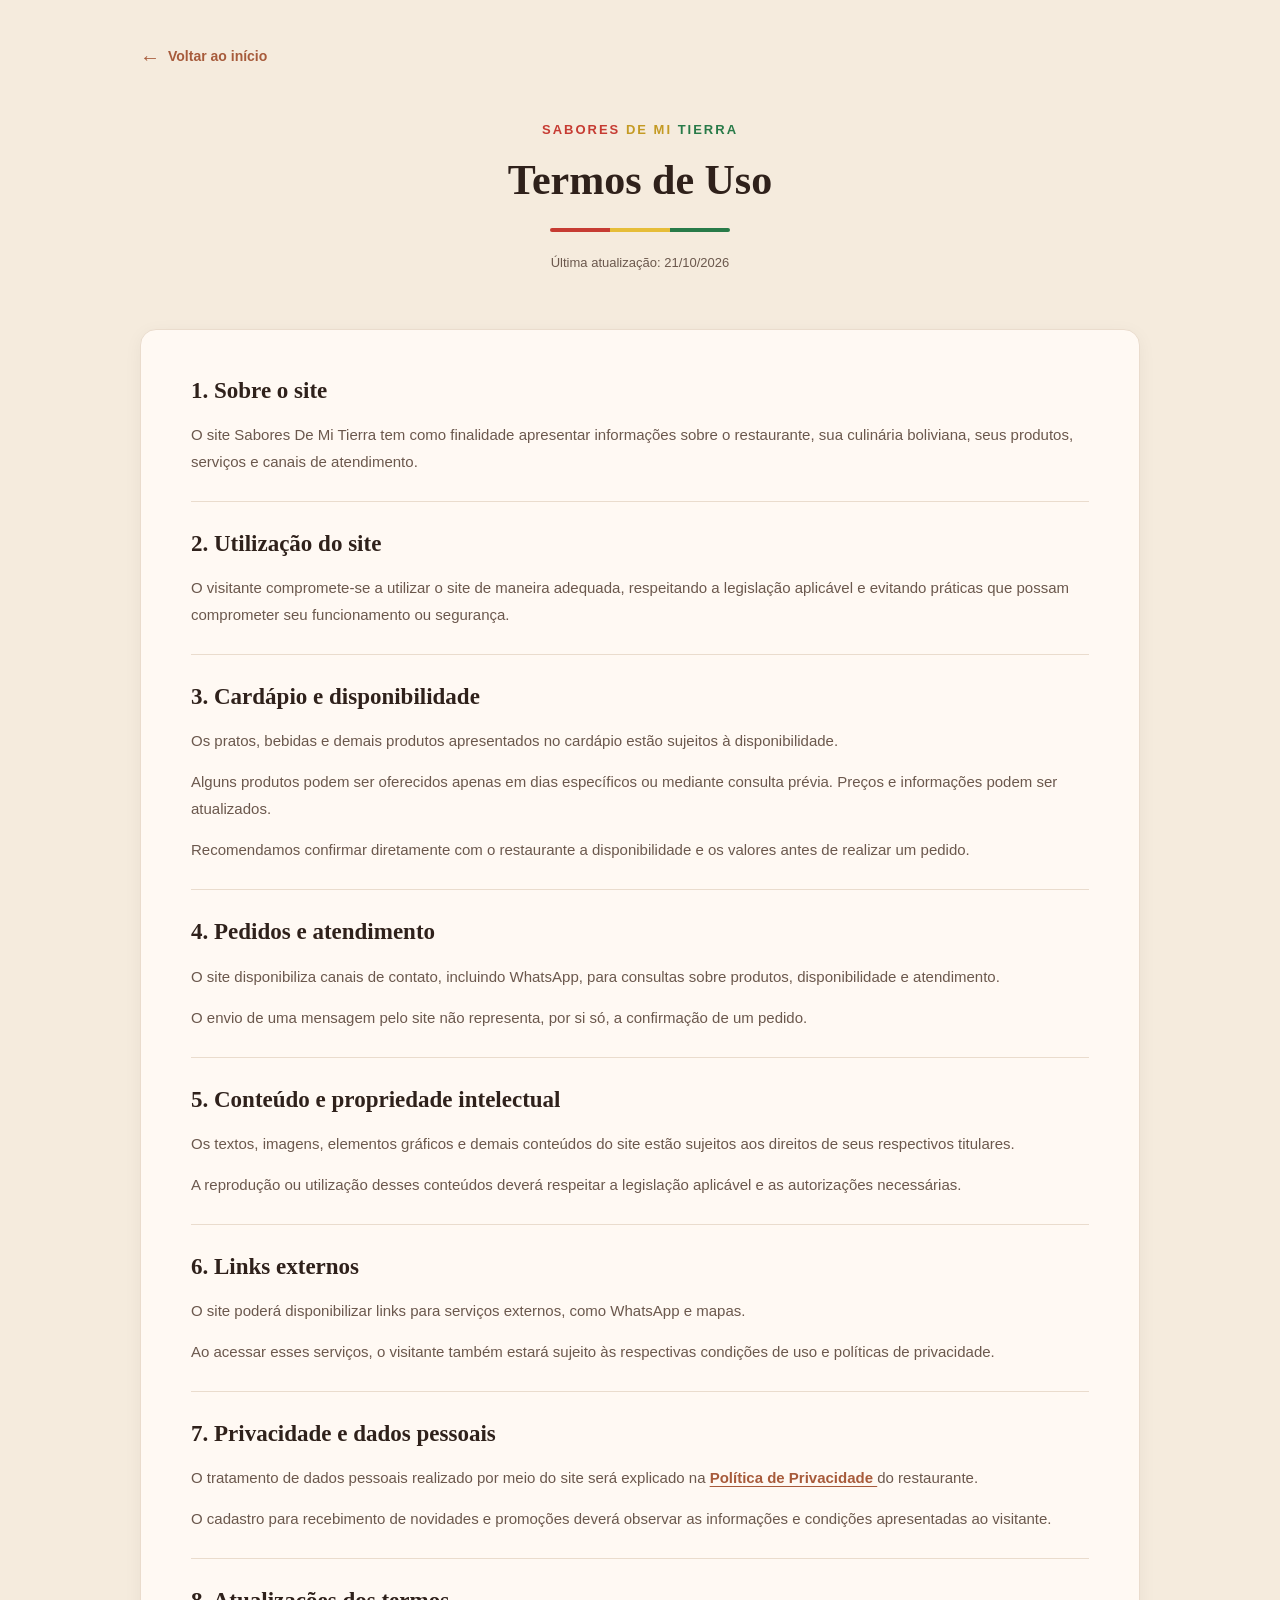
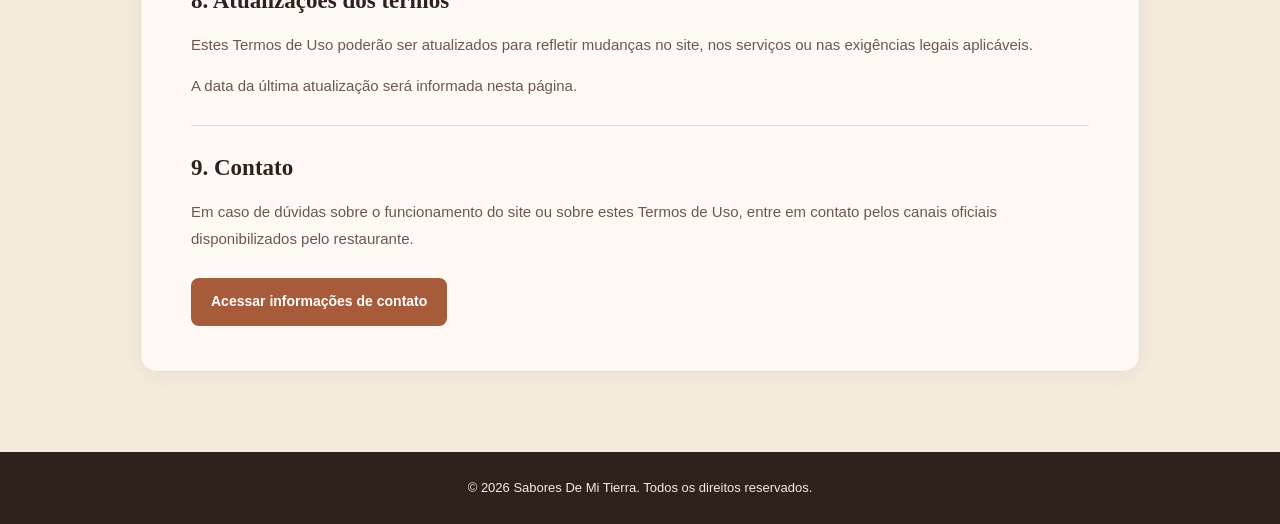
<file: termos.html>
<!DOCTYPE html>
<html lang="pt-BR">

<head>
    <meta charset="UTF-8">
    <meta name="viewport" content="width=device-width, initial-scale=1.0">

    <meta name="description"
        content="Conheça os Termos de Uso do site Sabores De Mi Tierra.">

    <title>Termos de Uso | Sabores De Mi Tierra</title>

    <link rel="stylesheet" href="termos.css">
</head>

<body>

    <header class="termos-cabecalho">

        <a href="site.html" class="termos-voltar">
            <span aria-hidden="true">←</span>
            Voltar ao início
        </a>

        <div class="termos-apresentacao">

            <span class="termos-etiqueta">
                <span class="nome-vermelho">SABORES</span>
                <span class="nome-amarelo">DE MI</span>
                <span class="nome-verde">TIERRA</span>
            </span>

            <h1>Termos de Uso</h1>

            <div class="linha-bolivia" aria-hidden="true"></div>

            <p>Última atualização: 21/10/2026</p>

        </div>

    </header>

    <main class="termos-container">

        <section class="termos-secao">
            <h2>1. Sobre o site</h2>

            <p>
                O site Sabores De Mi Tierra tem como finalidade
                apresentar informações sobre o restaurante,
                sua culinária boliviana, seus produtos,
                serviços e canais de atendimento.
            </p>
        </section>

        <section class="termos-secao">
            <h2>2. Utilização do site</h2>

            <p>
                O visitante compromete-se a utilizar o site
                de maneira adequada, respeitando a legislação
                aplicável e evitando práticas que possam
                comprometer seu funcionamento ou segurança.
            </p>
        </section>

        <section class="termos-secao">
            <h2>3. Cardápio e disponibilidade</h2>

            <p>
                Os pratos, bebidas e demais produtos apresentados
                no cardápio estão sujeitos à disponibilidade.
            </p>

            <p>
                Alguns produtos podem ser oferecidos apenas
                em dias específicos ou mediante consulta prévia.
                Preços e informações podem ser atualizados.
            </p>

            <p>
                Recomendamos confirmar diretamente com o
                restaurante a disponibilidade e os valores
                antes de realizar um pedido.
            </p>
        </section>

        <section class="termos-secao">
            <h2>4. Pedidos e atendimento</h2>

            <p>
                O site disponibiliza canais de contato,
                incluindo WhatsApp, para consultas sobre
                produtos, disponibilidade e atendimento.
            </p>

            <p>
                O envio de uma mensagem pelo site não
                representa, por si só, a confirmação
                de um pedido.
            </p>
        </section>

        <section class="termos-secao">
            <h2>5. Conteúdo e propriedade intelectual</h2>

            <p>
                Os textos, imagens, elementos gráficos
                e demais conteúdos do site estão sujeitos
                aos direitos de seus respectivos titulares.
            </p>

            <p>
                A reprodução ou utilização desses conteúdos
                deverá respeitar a legislação aplicável
                e as autorizações necessárias.
            </p>
        </section>

        <section class="termos-secao">
            <h2>6. Links externos</h2>

            <p>
                O site poderá disponibilizar links para
                serviços externos, como WhatsApp e mapas.
            </p>

            <p>
                Ao acessar esses serviços, o visitante
                também estará sujeito às respectivas
                condições de uso e políticas de privacidade.
            </p>
        </section>

        <section class="termos-secao">
            <h2>7. Privacidade e dados pessoais</h2>

            <p>
                O tratamento de dados pessoais realizado
                por meio do site será explicado na
                <a href="privacidade.html" class="termos-link-privacidade">
                    Política de Privacidade
                </a>
                do restaurante.
            </p>

            <p>
                O cadastro para recebimento de novidades
                e promoções deverá observar as informações
                e condições apresentadas ao visitante.
            </p>
        </section>

        <section class="termos-secao">
            <h2>8. Atualizações dos termos</h2>

            <p>
                Estes Termos de Uso poderão ser atualizados
                para refletir mudanças no site, nos serviços
                ou nas exigências legais aplicáveis.
            </p>

            <p>
                A data da última atualização será informada
                nesta página.
            </p>
        </section>

        <section class="termos-secao">
            <h2>9. Contato</h2>

            <p>
                Em caso de dúvidas sobre o funcionamento
                do site ou sobre estes Termos de Uso,
                entre em contato pelos canais oficiais
                disponibilizados pelo restaurante.
            </p>

            <a href="site.html#localizacao" class="termos-contato">
                Acessar informações de contato
            </a>
        </section>

    </main>

    <footer class="termos-rodape">
        <p>
            © 2026 Sabores De Mi Tierra.
            Todos os direitos reservados.
        </p>
    </footer>

</body>
</html>
</file>
<file: style.css>
/* Configurações iniciais */
/* o . antes do logo img por exemplo é pelo motivo de que o (.) antes é utilizado para indicar uma classe do HTML */
/* O (*) significa todos os elementos / .carrossel significa elementos com a classe carrossel / #inicio elementos com o ID inicio, se espera nao duplicar IDs */
/* Tomar cuidado com a TAG HTNL */

* {
    box-sizing: border-box;
}

/* Definindo para a TAG body a configuração grafica que ela ira respeitar  */
body {
    margin: 0;
    background-color: #F5EBDD;
    font-family: Arial, sans-serif;
}

/* Header */
.site-header {
    background-color: #2F211B;
}

.header-container {
    max-width: 1200px;
    min-height: 80px;
    margin: 0 auto;
    padding: 16px 32px;

    display: flex;
    align-items: center;
    justify-content: space-between;
    gap: 24px;
}

/* Logotipo */
.logo img {
    display: block;
    width: 130px;
    height: 100px;
    object-fit: contain;
}

/* Navegação */
.menu-principal {
    display: flex;
    align-items: center;
    gap: 24px;
}

.menu-principal a {
    color: #F5EBDD;
    text-decoration: none;
    font-size: 15px;
}

/* Botão de contato */
.btn-contato {
    background-color: #A75B3B;
    color: #FFFFFF;
    padding: 12px 20px;
    border-radius: 8px;
    text-decoration: none;
    font-weight: bold;

    transition: transform 0.3s ease, box-shadow 0.3s ease;
}

@media (hover: hover) {

    .hero-btn:hover,
    .btn-contato:hover {
        transform: translateY(-5px);
        box-shadow: 0 8px 20px rgba(47, 33, 27, 0.20);
    }

}

@media (prefers-reduced-motion: reduce) {
    .hero-btn,
    .btn-contato {
        transition: none;
    }
}

/* Linha tricolor boliviana */
.linha-bolivia {
    display: flex;
    height: 4px;
}

.linha-bolivia span {
    flex: 1;
}

.linha-bolivia span:nth-child(1) {
    background-color: #B6403B;
}

.linha-bolivia span:nth-child(2) {
    background-color: #D8AC42;
}

.linha-bolivia span:nth-child(3) {
    background-color: #397D55;
}

/* ==========================
   HERO E CARROSSEL
========================== */

.hero {
    background-color: #F5EBDD;
}

.carrossel {
    position: relative;
    width: 100%;
    height: clamp(260px, 35vw, 420px);
    overflow: hidden;
    background-color: #2F211B;
}

.carrossel-imagens {
    width: 100%;
    height: 100%;
}

.slide {
    position: absolute;
    top: 0;
    left: 0;

    width: 100%;
    height: 100%;

    object-fit: cover;
    object-position: center;

    opacity: 0;
    transition: opacity 0.8s ease-in-out;
}

.slide.ativo {
    opacity: 1;
}

/* Setas do carrossel */

.carrossel-anterior,
.carrossel-proximo {
    position: absolute;
    top: 50%;
    transform: translateY(-50%);

    background-color: rgba(47, 33, 27, 0.8);
    color: #FFFFFF;
    border: none;
    border-radius: 50%;

    width: 44px;
    height: 44px;

    cursor: pointer;
    font-size: 22px;
}

.carrossel-anterior {
    left: 24px;
}

.carrossel-proximo {
    right: 24px;
}

/* Indicadores e pausa */

.carrossel-controles {
    position: absolute;
    bottom: 20px;
    left: 50%;
    transform: translateX(-50%);

    display: flex;
    align-items: center;
    gap: 16px;
}

.carrossel-indicadores {
    display: flex;
    gap: 8px;
}

.indicador {
    width: 10px;
    height: 10px;

    padding: 0;
    border: none;
    border-radius: 50%;

    background-color: #FFFFFF;
    opacity: 0.5;
    cursor: pointer;
}

.indicador.ativo {
    opacity: 1;
    background-color: #D8AC42;
}

.carrossel-pausar {
    padding: 8px 12px;
    border: none;
    border-radius: 6px;

    background-color: rgba(47, 33, 27, 0.8);
    color: #FFFFFF;
    cursor: pointer;
}

/* Conteúdo abaixo do carrossel */

.hero-conteudo {
    max-width: 1200px;
    margin: 0 auto;
    padding: 40px 32px 64px;

    text-align: center;
}

.hero-conteudo h1 {
    font-family: Georgia, serif;
    font-size: 44px;
    color: #2F211B;
    margin: 0 0 16px;
}

.hero-conteudo p {
    font-size: 16px;
    line-height: 1.6;
    color: #655247;
    margin: 0 0 24px;
}

.hero-btn {
    display: inline-block;
    padding: 14px 28px;

    background-color: #A75B3B;
    color: #FFFFFF;
    border-radius: 8px;

    text-decoration: none;
    font-weight: bold;

    transition: transform 0.3s ease, box-shadow 0.3s ease;
}

@media (hover: hover) {

    .hero-btn:hover {
        transform: translateY(-5px);
        box-shadow: 0 8px 20px rgba(47, 33, 27, 0.20);
    }

}

.icone-play {
    display: none;
}

.icone-pause {
    display: inline;
}

.carrossel-pausar.pausado .icone-play {
    display: inline;
}

.carrossel-pausar.pausado .icone-pause {
    display: none;
}

/* Versão mobile */

@media (max-width: 768px) {

    .carrossel {
        aspect-ratio: 4 / 3;
        max-height: none;
    }

    .carrossel-anterior {
        left: 12px;
    }

    .carrossel-proximo {
        right: 12px;
    }

    .hero-conteudo {
        padding: 32px 16px 48px;
    }

    .hero-conteudo h1 {
        font-size: 30px;
    }
}

/* SEÇÃO SOBRE NÓS */

.sobre {
    padding: 80px 32px;
    background-color: #F5EBDD;
}

/*.sobre-container em uma estrutura de grade */
/* grid-template-columns: 1fr 1fr  ele cria duas colunas de tamanhos iguais, primeira coluna fotografia e a segunda texto*/
.sobre-container {
    display: grid;
    grid-template-columns: 1fr 1fr;
    gap: 48px;

    max-width: 1200px;
    margin: 0 auto;

    align-items: center;
}

.sobre-imagem img {
    display: block;
    width: 100%;
    height: 360px;
    object-fit: cover;
    border-radius: 12px;
}

.sobre-conteudo h2 {
    font-family: Georgia, serif;
    color: #2F211B;
    font-size: 36px;
    margin-bottom: 24px;
}

.sobre-conteudo h3 {
    font-family: Georgia, serif;
    font-size: 24px;
    color: #A75B3B;
    line-height: 1.4;
    margin-bottom: 20px;
}

@media (max-width: 768px) {

    .sobre {
        padding: 48px 16px;
    }

    .sobre-container {
        grid-template-columns: 1fr;
        gap: 24px;
    }

    .sobre-imagem img {
        height: 260px;
    }

    .sobre-conteudo h2 {
        font-size: 28px;
    }

}

/* SEÇÃO NOSSOS DIFERENCIAIS */

.diferenciais {
    padding: 80px 32px;
    background-color: #F5EBDD;
}

.diferenciais-container {
    max-width: 1200px;
    margin: 0 auto;
}

.diferenciais h2 {
    font-family: Georgia, serif;
    font-size: 36px;
    color: #2F211B;
    text-align: center;
    margin-bottom: 16px;
}

.diferenciais-subtitulo {
    font-family: Arial, sans-serif;
    font-size: 16px;
    color: #2F211B;
    text-align: center;
    margin-bottom: 48px;
}

.diferenciais-grid {
    display: grid;
    grid-template-columns: repeat(2, 1fr);
    /* repeat (2, 1fr) cria duas colunas de tamanhos iguais */
    gap: 24px;
}

.diferencial-card {
    background-color: #FFFFFF;
    padding: 32px;
    border-radius: 12px;
    text-align: center;
    border: 1px solid #E8D9C7;
}

.diferencial-card h3 {
    font-family: Georgia, serif;
    font-size: 22px;
    color: #A75B3B;
    margin-bottom: 16px;
}

.diferencial-card p {
    font-family: Arial, sans-serif;
    font-size: 16px;
    color: #2F211B;
    line-height: 1.6;
}

@media (max-width: 768px) {

    .diferenciais {
        padding: 48px 16px;
    }

    .diferenciais h2 {
        font-size: 28px;
    }

    .diferenciais-grid {
        gap: 12px;
    }

    .diferencial-card {
        padding: 16px 10px;
        transition: transform 0.3s ease, box-shadow 0.3s ease;
    }

    .diferencial-card h3 {
        font-size: 17px;
    }

    .diferencial-card p {
        font-size: 14px;
    }

}
/* @media (hover: hover) limita esse efeito aos dispositivos que possiiem um mecanismo de hover, evitando comportamentos indesejados em telas touch */
@media (hover: hover) {
    /* o hover é uma pseudoclasse que aplica estilos/efeitos quando o usuário passa o mouse sobre o elemento */
    .diferencial-card:hover {
        transform: translateY(-5px);
        /* translateY(-5px) move o elemento 5px para cima */
        box-shadow: 0 8px 20px rgba(47, 33, 27, 0.12);
        /* box-shadow: 0 8px 20px rgba(47, 33, 27, 0.12) cria uma sombra suave ao redor do elemento */
    }
}

@media (prefers-reduced-motion: reduce) {
    .diferencial-card {
        transition: none;
    }
}

.diferencial-icone {
    display: block;
    /* display: block; faz com q o icone ocupe toda a linha */
    font-size: 36px;
    /* font-size: 36px; define o tamanho do icone */
    margin-bottom: 20px;
    /* margin-bottom: 20px; define a distancia entre o icone e o titulo */
}

/* SEÇÃO GALERIA DE FOTOS */

.galeria {
    padding: 80px 32px;
    background-color: #F5EBDD;
}

.galeria-container {
    max-width: 1200px;
    margin: 0 auto;
}

.galeria h2 {
    font-family: Georgia, serif;
    font-size: 36px;
    color: #2F211B;
    text-align: center;
    margin-bottom: 16px;
}

.galeria-subtitulo {
    font-family: Arial, sans-serif;
    font-size: 16px;
    color: #2F211B;
    text-align: center;
    line-height: 1.6;
    margin-bottom: 48px;
}

/* Estrutura de grade para a galeria */
.galeria-grid {
    display: grid;
    grid-template-columns: 1.5fr 1fr;
    /* 1.5fr 1fr cria duas colunas, a primeira coluna ocupa 1.5 vezes o tamanho da segunda coluna */
    grid-template-rows: repeat(3, 140px);
    /* repeat(3, 140px) cria três linhas de altura fixa de 140px */
    gap: 16px;
}

.galeria-grid img {
    display: block;
    width: 100%;
    height: 100%;
    object-fit: cover;
    border-radius: 12px;
}

.galeria-destaque {
    grid-column: 1;
    grid-row: 1 / 4;
    /* grid-column: 1; faz a imagem maior ocupar o tamanho de todas as linhas ao lado */
}

@media (max-width: 768px) {

    .galeria {
        padding: 48px 16px;
    }

    .galeria h2 {
        font-size: 28px;
    }

    .galeria-grid {
        grid-template-columns: 1fr 1fr;
        grid-template-rows: repeat(3, 110px);
        gap: 8px;
    }

    .galeria-grid img {
        border-radius: 8px;
    }

}

/* OPÇÃO DE TELEFONE INTERNACIONAL */
.opcao-internacional {
    margin-top: 12px;
    margin-bottom: 0;
}

.opcao-internacional label {
    display: flex;
    align-items: center;
    gap: 8px;
    cursor: pointer;
}

.opcao-internacional input {
    width: auto;
    margin: 0;
    flex-shrink: 0;
}

/* TELEFONES LADO A LADO */
.telefones-grid {
    display: grid;
    grid-template-columns: 1fr 1fr;
    gap: 20px;
}

/* CELULAR */
@media (max-width: 768px) {
    .telefones-grid {
        grid-template-columns: 1fr;
    }
}
/*:disabled, que aplica estilos apenas aos campos desabilitados. */

/* SEÇÃO DE NOVIDADES */
.novidades {
    padding: 80px 24px;
    background-color: #F5EBDD;
}

.novidades-container {
    max-width: 760px;
    margin: 0 auto;
}

.novidades h2 {
    font-family: Georgia, serif;
    font-size: 36px;
    color: #2F211B;
    text-align: center;
    margin-bottom: 16px;
}

.novidades-subtitulo {
    font-family: Arial, sans-serif;
    font-size: 16px;
    color: #2F211B;
    text-align: center;
    line-height: 1.6;
    margin-bottom: 40px;
}

/* CARTÃO DO FORMULÁRIO */
.formulario-novidades {
    position: relative;
    overflow: hidden;

    background-color: #FFFFFF;
    padding: 36px;
    border-radius: 16px;

    box-shadow: 0 8px 30px rgba(47, 33, 27, 0.10);
}

/* Indisponibilidade temporária: mantém as dimensões do formulário no fluxo. */
.cadastro-disponibilidade {
    position: relative;
    isolation: isolate;
}

.cadastro-em-breve {
    position: absolute;
    inset: 0;
    z-index: 1;
    display: grid;
    place-items: center;
    padding: clamp(16px, 4vw, 36px);
    border-radius: 16px;
    background-color: rgba(95, 95, 95, 0.68);
    text-align: center;
    cursor: not-allowed;
}

.cadastro-em-breve-mensagem {
    box-sizing: border-box;
    width: 100%;
    max-width: 480px;
    padding: clamp(20px, 4vw, 32px);
    border-radius: 12px;
    background-color: #FFFFFF;
    color: #2F211B;
    box-shadow: 0 6px 24px rgba(0, 0, 0, 0.16);
    overflow-wrap: anywhere;
}

.cadastro-em-breve-mensagem h3 {
    margin: 0 0 12px;
    font-family: Georgia, serif;
    font-size: clamp(26px, 5vw, 36px);
}

.cadastro-em-breve-mensagem p {
    margin: 0;
    font-size: 16px;
    line-height: 1.6;
}

/* Reserva o espaço do widget normal sem carregar o serviço durante a pausa. */
.formulario-novidades .cf-turnstile {
    min-height: 65px;
}

/* FAIXA TRICOLOR BOLIVIANA */
.formulario-novidades::before {
    content: "";
    position: absolute;
    top: 0;
    left: 0;
    width: 100%;
    height: 6px;

    background: linear-gradient(
        to right,
        #B6403B 0% 33.33%,
        #D8AC42 33.33% 66.66%,
        #397D55 66.66% 100%
    );
}

/* CAMPOS DO FORMULÁRIO */
.campo-formulario {
    display: flex;
    flex-direction: column;
    gap: 8px;
    margin-bottom: 20px;
}

.campo-formulario > label {
    font-family: Arial, sans-serif;
    font-size: 14px;
    font-weight: bold;
    color: #2F211B;
}

.campo-formulario > input,
.campo-formulario > select {
    width: 100%;
    padding: 13px 14px;

    font-family: Arial, sans-serif;
    font-size: 15px;

    border: 1px solid #D8CFC5;
    border-radius: 8px;

    background-color: #F4EFE8;
    color: #2F211B;

    outline: none;
    transition: border-color 0.2s, box-shadow 0.2s;
}

.telefones-grid input:disabled,
.telefones-grid select:disabled {
    background-color: #E5E0DA;
    border-color: #D5CEC6;
    color: #888;
    opacity: 0.55;
    cursor: not-allowed;
}

/* DESTAQUE AO SELECIONAR UM CAMPO */
.campo-formulario > input:focus,
.campo-formulario > select:focus {
    background-color: #FFF9F2;
    border-color: #A75B3B;
    box-shadow: 0 0 0 3px rgba(167, 91, 59, 0.12);
    outline: none;
}

@media (max-width: 768px) {
    .novidades {
        padding: 48px 16px;
    }

    .novidades h2 {
        font-size: 28px;
    }

    .novidades-subtitulo {
        font-size: 14px;
        margin-bottom: 28px;
    }

    .formulario-novidades {
        padding: 24px 18px;
    }
}

/* OPÇÕES DE NOVIDADES */
.opcoes-contato {
    display: flex;
    flex-direction: column;
    gap: 16px;

    background-color: #F4EFE8;
    border: 1px solid #D8CFC5;
    border-radius: 12px;

    padding: 24px;
    margin-bottom: 24px;
}

.opcoes-titulo {
    margin: 0;
    font-size: 16px;
    font-weight: bold;
    color: #2F211B;
}

.opcao-contato {
    display: flex;
    align-items: center;
    gap: 12px;
    cursor: pointer;
    font-size: 14px;
    color: #2F211B;
}

.opcao-contato input,
.opcao-internacional input {
    width: 18px;
    height: 18px;
    margin: 0;
    accent-color: #A75B3B;
    flex-shrink: 0;
}

.opcoes-descricao {
    margin: 0;
    font-size: 12px;
    line-height: 1.5;
    color: #655247;
}

/* BOTÃO DE CADASTRO */
.btn-novidades {
    display: block;
    width: 100%;
    padding: 16px 24px;

    background-color: #A75B3B;
    color: #FFFFFF;

    font-family: Arial, sans-serif;
    font-size: 16px;
    font-weight: bold;

    border: none;
    border-radius: 10px;
    cursor: pointer;

    transition: background-color 0.3s ease,
                transform 0.3s ease,
                box-shadow 0.3s ease;
}

@media (hover: hover) {
    .btn-novidades:hover {
        background-color: #8F492E;
        transform: translateY(-3px);
        box-shadow: 0 6px 16px rgba(47, 33, 27, 0.18);
    }
}

.btn-novidades:focus-visible {
    outline: 3px solid #D8AC42;
    outline-offset: 3px;
}

@media (prefers-reduced-motion: reduce) {
    .btn-novidades {
        transition: none;
    }
}

/* JANELA DE VALIDAÇÃO */
.modal-validacao {
    width: min(90%, 420px);
    padding: 30px;

    border: none;
    border-radius: 16px;

    background-color: #FFF9F2;
    color: #2F211B;

    box-shadow: 0 12px 40px rgba(0, 0, 0, 0.25);
}

/* FUNDO ESCURECIDO */
.modal-validacao::backdrop {
    background-color: rgba(0, 0, 0, 0.60);
}

/* TÍTULO */
.modal-validacao h3 {
    font-family: Georgia, serif;
    font-size: 24px;
    color: #A75B3B;
    margin-top: 0;
}

/* MENSAGEM */
.modal-validacao p {
    font-size: 15px;
    line-height: 1.6;
    margin-bottom: 24px;
    white-space: pre-line;
}

/* BOTÃO DE FECHAR */
#fechar-modal {
    width: 100%;
    padding: 14px;

    background-color: #A75B3B;
    color: #FFFFFF;

    border: none;
    border-radius: 8px;

    font-size: 15px;
    font-weight: bold;
    cursor: pointer;
}

#fechar-modal:hover {
    background-color: #8F492E;
}

#fechar-modal:focus-visible {
    outline: 3px solid #D8AC42;
    outline-offset: 3px;
}

/* JANELA DE SUCESSO */
.modal-sucesso {
    text-align: center;
}

.sucesso-icone {
    display: flex;
    justify-content: center;
    align-items: center;

    width: 64px;
    height: 64px;
    margin: 0 auto 20px;

    background-color: #397D55;
    color: #FFFFFF;

    border-radius: 50%;
    font-size: 32px;
    font-weight: bold;
}

.modal-sucesso h3 {
    color: #397D55;
}

#fechar-sucesso {
    width: 100%;
    padding: 14px;

    background-color: #397D55;
    color: #FFFFFF;

    border: none;
    border-radius: 8px;

    font-size: 15px;
    font-weight: bold;
    cursor: pointer;
}

#fechar-sucesso:hover {
    background-color: #2C6342;
}

#fechar-sucesso:focus-visible {
    outline: 3px solid #D8AC42;
    outline-offset: 3px;
}

/* ========================================
   LOCALIZAÇÃO E CONTATO CABECALHO
======================================== */

.localizacao-cabecalho {
    text-align: center;
    margin-bottom: 36px;
}

.localizacao-etiqueta {
    display: block;
    color: #A75B3B;
    font-size: 12px;
    font-weight: bold;
    letter-spacing: 1.5px;
    margin-bottom: 8px;
}

.localizacao-cabecalho h2 {
    font-family: Georgia, serif;
    color: #2F211B;
    font-size: clamp(28px, 4vw, 38px);
    margin-bottom: 12px;
}

.localizacao-cabecalho p {
    color: #6B584D;
    font-size: 15px;
    line-height: 1.6;
    max-width: 600px;
    margin: 0 auto;
}

/* ========================================
   LOCALIZAÇÃO E CONTATO
======================================== */

.localizacao {
    background-color: #F5EBDD;
    padding: 80px 20px;
}

/* Divide o espaço disponível em duas partes proporcionais: a primeira recebe 60% e a segunda 40%, sem contar o espaço do gap. */
.localizacao-grid {
    display: grid;
    grid-template-columns: 1.5fr 1fr;
    gap: 24px;
    margin-top: 0;
    align-items: start;
}

.localizacao-principal,
.localizacao-informacoes {
    background-color: #FFFFFF;
    padding: 30px;
    border-radius: 16px;
    box-shadow: 0 8px 30px rgba(47, 33, 27, 0.08);
    align-self: start;
}

.localizacao-principal h3,
.localizacao-informacoes h3 {
    font-family: Georgia, serif;
    color: #2F211B;
    font-size: 24px;
    margin-bottom: 16px;
}

.localizacao-principal p {
    color: #6B584D;
    line-height: 1.6;
}

/* MAPA E INFORMAÇÕES */

.localizacao-principal {
    display: grid;
    grid-template-columns: 1.2fr 1fr;
    gap: 20px;
    align-items: stretch;
    align-content: start;
}

.localizacao-detalhes {
    background-color: #F5EBDD;
    border: 1px solid #EADCCD;
    border-radius: 12px;
    padding: 22px;

    display: flex;
    flex-direction: column;
    justify-content: center;
}

.localizacao-detalhes h3 {
    font-size: 20px;
    margin-bottom: 8px;
}

.localizacao-detalhes h4 {
    color: #2F211B;
    margin: 20px 0 12px;
}

.horarios p {
    display: flex;
    justify-content: space-between;
    gap: 12px;
    font-size: 13px;
    margin-bottom: 8px;
}

.horarios strong {
    color: #397D55;
}

.horarios p:first-child strong {
    color: #B6403B;
}

/* BOTÕES */

.botoes-localizacao {
    display: flex;
    flex-direction: column;
    gap: 10px;
    margin-top: 24px;
}

.botoes-localizacao a {
    display: block;
    text-align: center;
    padding: 12px;
    border-radius: 6px;
    color: #FFFFFF;
    font-weight: bold;
    text-decoration: none;
    font-size: 13px;

    transition: transform 0.3s ease,
                box-shadow 0.3s ease;
}

.botao-whatsapp {
    background-color: #397D55;
}

.botao-rota {
    background-color: #A75B3B;
}

@media (hover: hover) {
    .botoes-localizacao a:hover {
        transform: translateY(-4px);
        box-shadow: 0 6px 16px rgba(47, 33, 27, 0.20);
    }
}

@media (prefers-reduced-motion: reduce) {
    .botoes-localizacao a {
        transition: none;
        transform: none;
    }
}

/* RESPONSIVIDADE */

@media (max-width: 1100px) {
    .localizacao-principal {
        grid-template-columns: 1fr;
    }
}

.mapa-restaurante {
    background-color: #F5EBDD;
    border: 1px solid #EADCCD;
    border-radius: 12px;
    padding: 8px;
    margin-top: 0;
    min-height: 0;
    overflow: hidden;

    align-self: start;
}

.mapa-restaurante iframe {
    display: block;
    width: 100%;
    height: 300px;
    border: none;
    border-radius: 8px;
}


@media (max-width: 768px) {

    .localizacao {
        padding: 60px 20px;
    }

    .localizacao-grid {
        grid-template-columns: 1fr;
        gap: 20px;
    }

    .localizacao-principal,
    .localizacao-informacoes {
        padding: 24px 18px;
    }

    .mapa-restaurante {
        min-height: 250px;
    }

}

/* ========================================
   CARTÃO SAIBA MAIS
======================================== */

.lista-informacoes {
    display: flex;
    flex-direction: column;
    gap: 7px;
    margin-top: 8px;
}

.informacao-item {
    display: flex;
    align-items: center;
    gap: 10px;

    background-color: #F5EBDD;
    padding: 8px 10px;
    border-radius: 10px;
    border: 1px solid #EADCCD;

    transition: transform 0.3s ease,
                box-shadow 0.3s ease;
}

.informacao-item:hover {
    transform: translateY(-3px);
    box-shadow: 0 6px 16px rgba(47, 33, 27, 0.08);
}

.informacao-icone {
    display: flex;
    align-items: center;
    justify-content: center;

    width: 38px;
    height: 38px;
    flex-shrink: 0;

    background-color: #A75B3B;
    color: #FFFFFF;
    border-radius: 9px;
    font-size: 19px;
}

.informacao-item h4 {
    color: #2F211B;
    font-size: 14px;
    margin: 0 0 3px;
}

.informacao-item p {
    color: #6B584D;
    font-size: 12px;
    line-height: 1.4;
    margin: 0;
}

/* REDES SOCIAIS */

.localizacao-redes {
    background-color: #F5EBDD;
    padding: 8px 12px;
    border-radius: 12px;
    margin-top: 10px;
    text-align: center;
}

.localizacao-redes h4 {
    color: #2F211B;
    font-size: 14px;
    margin: 0 0 3px;
}

.localizacao-redes p {
    color: #6B584D;
    font-size: 12px;
    margin: 0 0 6px;
}

.botoes-redes {
    display: flex;
    justify-content: center;
    gap: 18px;
}

.botoes-redes a {
    display: flex;
    align-items: center;
    justify-content: center;

    width: 54px;
    height: 54px;

    background-color: #FFFFFF;
    border: 1px solid #EADCCD;
    border-radius: 12px;

    color: #A75B3B;
    font-size: 28px;
    text-decoration: none;

    transition: 0.3s ease;
}

.botoes-redes a:hover {
    background-color: #A75B3B;
    color: #FFFFFF;
    transform: translateY(-3px);
}

/* ========================================
   RODAPÉ DO SITE
======================================== */

.site-footer {
    background-color: #2F211B;
    color: #F5EBDD;
}

.footer-container {
    max-width: 1200px;
    margin: 0 auto;
    padding: 60px 32px;

    display: grid;
    grid-template-columns: 1.5fr 1fr 1fr 1fr;
    gap: 40px;
}

.footer-coluna h3 {
    font-family: Georgia, serif;
    font-size: 20px;
    color: #FFFFFF;
    margin: 0 0 20px;
}

.footer-coluna p {
    font-size: 14px;
    line-height: 1.7;
    color: #D8CFC5;
    margin: 0 0 10px;
}

/* LINKS DO RODAPÉ */

.footer-links {
    display: flex;
    flex-direction: column;
    gap: 12px;
}

.footer-links a {
    color: #D8CFC5;
    text-decoration: none;
    font-size: 14px;

    transition: color 0.3s ease,
                transform 0.3s ease;
}

@media (hover: hover) {
    .footer-links a:hover {
        color: #D8AC42;
        transform: translateX(5px);
    }
}

/* REDES SOCIAIS DO RODAPÉ */

.footer-redes {
    display: flex;
    align-items: center;
    gap: 14px;
}

.footer-redes a {
    display: flex;
    align-items: center;
    justify-content: center;

    width: 46px;
    height: 46px;

    background-color: #A75B3B;
    color: #FFFFFF;

    border-radius: 10px;
    text-decoration: none;
    font-size: 23px;

    transition: transform 0.3s ease,
                box-shadow 0.3s ease;
}

@media (hover: hover) {
    .footer-redes a:hover {
        transform: translateY(-4px);
        box-shadow: 0 6px 16px rgba(0, 0, 0, 0.25);
    }
}

/* DIREITOS AUTORAIS */

.footer-inferior {
    border-top: 1px solid rgba(255, 255, 255, 0.15);
    padding: 22px 20px;
    text-align: center;
}

.footer-inferior p {
    margin: 0;
    color: #D8CFC5;
    font-size: 13px;
}

/* ACESSIBILIDADE */

@media (prefers-reduced-motion: reduce) {
    .footer-links a,
    .footer-redes a {
        transition: none;
    }
}

/* ========================================
   RODAPÉ RESPONSIVO - TABLETS
======================================== */

@media (max-width: 1024px) {
    .footer-container {
        grid-template-columns: repeat(2, 1fr);
        gap: 36px;
        padding: 48px 24px;
    }
}

/* ========================================
   RODAPÉ RESPONSIVO - CELULARES
======================================== */

@media (max-width: 600px) {
    .footer-container {
        grid-template-columns: 1fr;
        gap: 32px;
        padding: 40px 20px;
    }

    .footer-coluna h3 {
        font-size: 19px;
        margin-bottom: 14px;
    }

    .footer-coluna p {
        font-size: 13px;
    }

    .footer-links {
        gap: 10px;
    }

    .footer-redes a {
        width: 48px;
        height: 48px;
        font-size: 24px;
    }

    .footer-inferior {
        padding: 20px 16px;
    }

    .footer-inferior p {
        font-size: 12px;
        line-height: 1.5;
    }
}

/* ========================================
   MENU HAMBÚRGUER
======================================== */

.menu-toggle {
    display: none;
    background: transparent;
    border: none;
    color: #FFFFFF;
    font-size: 26px;
    cursor: pointer;
}

/* ========================================
   MENU HAMBÚRGUER - MOBILE
======================================== */

@media (max-width: 768px) {

    /* Referência para posicionar a aba */
    .header-container {
        position: relative;
    }

    /* Botão hambúrguer */
    .menu-toggle {
        display: flex;
        align-items: center;
        justify-content: center;

        width: 44px;
        height: 44px;
        flex-shrink: 0;

        order: 3;
    }

    /* Menu fechado */
    .menu-principal {
        display: none;

        position: absolute;
        top: calc(100% - 8px);
        right: 10px;
        left: auto;

        width: 210px;
        box-sizing: border-box;

        background-color: #38251E;
        padding: 12px;

        border: 1px solid #604436;
        border-radius: 12px;

        box-shadow: 0 8px 24px rgba(0, 0, 0, 0.25);

        z-index: 1000;
    }

    /* Menu aberto */
    .menu-principal.ativo {
        display: flex;
        flex-direction: column;
        align-items: stretch;
        gap: 4px;
    }

    /* Links da aba */
    .menu-principal a {
        display: block;

        padding: 12px;
        text-align: left;

        color: #FFFFFF;
        font-size: 14px;
        text-decoration: none;

        border-radius: 6px;

        transition: background-color 0.3s ease;
    }

    /* Efeito ao passar o mouse */
    @media (hover: hover) {
        .menu-principal a:hover {
            background-color: #A75B3B;
        }
    }

}

/* Permite que o menu suspenso ultrapasse o cabeçalho */

.site-header {
    overflow: visible;
}

/* DESTAQUE DO LINK TERMOS DE USO */

.footer-links a.footer-link-legal {
    color: #E6BD38;
    font-weight: 700;
    text-decoration: underline;
    text-decoration-thickness: 1px;
    text-underline-offset: 5px;
    transition: color 0.2s ease;
}

.footer-links a.footer-link-legal:hover {
    color: #FFFFFF;
}

.footer-links a.footer-link-legal:focus-visible {
    outline: 2px solid #E6BD38;
    outline-offset: 4px;
    border-radius: 3px;
}


/* =========================================
   FORMULÁRIO - CONSENTIMENTOS ADICIONAIS
========================================= */

.consentimentos-adicionais {
    margin-top: 22px;
    padding-top: 20px;
    border-top: 1px solid rgba(100, 70, 45, 0.25);
}

.consentimentos-adicionais .opcoes-titulo {
    margin-bottom: 14px;
    font-weight: 700;
    color: #5c3927;
}

.consentimentos-adicionais .opcao-contato {
    display: flex;
    align-items: flex-start;
    gap: 10px;
    margin-bottom: 14px;
    cursor: pointer;
    line-height: 1.5;
}

.consentimentos-adicionais .opcao-contato input {
    flex-shrink: 0;
    margin-top: 4px;
    accent-color: #7b4930;
}

.consentimentos-adicionais .opcao-contato span {
    flex: 1;
}

.opcoes-descricao a {
    color: #8b451f;
    font-weight: 700;
    text-decoration: underline;
    text-underline-offset: 3px;
}

.opcoes-descricao a:hover {
    color: #5c3927;
}

.opcoes-descricao a:focus-visible {
    outline: 2px solid #8b451f;
    outline-offset: 3px;
    border-radius: 2px;
}


/* =========================================
   CONFIRMAÇÃO DA POLÍTICA DE PRIVACIDADE
========================================= */

.aceite-privacidade {
    margin-top: 20px;
    padding: 16px;
    background-color: #f4eee7;
    border: 1px solid #d8c7b7;
    border-radius: 8px;
}

.aceite-privacidade label {
    display: flex;
    align-items: flex-start;
    gap: 10px;
    cursor: pointer;
    line-height: 1.5;
}

.aceite-privacidade input {
    flex-shrink: 0;
    margin-top: 4px;
    accent-color: #7b4930;
}

.aceite-privacidade span {
    font-size: 14px;
    color: #493426;
}

.aceite-privacidade a {
    color: #8b451f;
    font-weight: 700;
    text-decoration: underline;
    text-underline-offset: 3px;
}

.aceite-privacidade strong {
    color: #b3261e;
}

.aceite-privacidade a:focus-visible {
    outline: 2px solid #8b451f;
    outline-offset: 3px;
}

.galeria-ver-mais {
    display: block;
    width: fit-content;
    margin: 28px auto 0;
    padding: 13px 24px;
    border-radius: 8px;
    background-color: #A75B3B;
    color: #FFFFFF;
    font-weight: bold;
    text-decoration: none;
    transition: transform .3s ease, box-shadow .3s ease, background-color .3s ease;
}

.galeria-ver-mais:hover { background-color: #8F492E; transform: translateY(-3px); box-shadow: 0 8px 20px rgba(47, 33, 27, .2); }
.galeria-ver-mais:focus-visible { outline: 3px solid #D8AC42; outline-offset: 3px; }
.visualizador-aberto { overflow: hidden; }
</file>
<file: boas-vindas.css>
/* Somente a tela de entrada; o institucional e o cardápio não carregam este CSS. */
.pagina-boas-vindas { color: #2F211B; background-color: #F5EBDD; }

.boas-vindas {
    display: grid;
    grid-template-columns: minmax(0, 1fr) minmax(0, 0.9fr);
    align-items: center;
    gap: clamp(32px, 6vw, 88px);
    width: min(100%, 1200px);
    min-height: calc(100vh - 4px);
    min-height: calc(100svh - 4px);
    margin: 0 auto;
    padding: clamp(24px, 4vw, 56px);
}
.boas-vindas-conteudo { min-width: 0; }
.boas-vindas-marca { display: flex; align-items: center; gap: 16px; margin-bottom: clamp(28px, 4vw, 48px); }
.boas-vindas-marca img { display: block; border-radius: 50%; flex-shrink: 0; }
.boas-vindas-marca p { margin: 0; font-size: 14px; font-weight: bold; line-height: 1.6; }
.boas-vindas-marca p span { color: #655247; font-weight: normal; }
.boas-vindas-saudacao { margin: 0 0 18px; color: #8F492E; font-size: 12px; font-weight: bold; letter-spacing: 0.12em; text-transform: uppercase; }
.boas-vindas h1 {
    margin: 0;
    font-family: Georgia, serif;
    font-size: clamp(40px, 5.8vw, 72px);
    font-weight: normal;
    line-height: 1.04;
    letter-spacing: -0.035em;
    overflow-wrap: anywhere;
}
.boas-vindas-introducao { margin: 24px 0 32px; color: #655247; font-size: 16px; line-height: 1.7; }
.boas-vindas-opcoes { display: grid; gap: 14px; }
.boas-vindas-opcao {
    display: flex;
    justify-content: space-between;
    align-items: center;
    gap: 16px;
    min-height: 92px;
    padding: 20px 24px;
    border: 1px solid #A75B3B;
    border-radius: 12px;
    text-decoration: none;
    transition: transform 0.2s ease, box-shadow 0.2s ease;
}
.boas-vindas-opcao-site { background-color: #8F492E; color: #FFFFFF; }
.boas-vindas-opcao-cardapio { background-color: #FFF9F2; color: #2F211B; }
.boas-vindas-opcao > span:first-child { min-width: 0; }
.boas-vindas-opcao strong { display: block; font-size: 19px; line-height: 1.3; }
.boas-vindas-opcao strong + span { display: block; margin-top: 6px; font-size: 13px; line-height: 1.5; }
.boas-vindas-seta { flex-shrink: 0; font-size: 28px; }
.boas-vindas a:focus-visible { outline: 3px solid #2F211B; outline-offset: 5px; }
.boas-vindas-legais { display: flex; flex-wrap: wrap; gap: 12px 24px; margin-top: 30px; }
.boas-vindas-legais a { padding: 8px 0; color: #655247; font-size: 12px; line-height: 1.5; text-underline-offset: 4px; }
.boas-vindas-foto {
    position: relative;
    align-self: stretch;
    min-height: 520px;
    margin: 0;
    overflow: hidden;
    border-radius: 160px 20px 20px 20px;
    background-color: #2F211B;
}
.boas-vindas-foto img { position: absolute; width: 100%; height: 100%; object-fit: cover; }
.boas-vindas-foto::after { content: ""; position: absolute; inset: 0; background: linear-gradient(transparent 40%, rgba(25, 16, 12, 0.88)); }
.boas-vindas-foto figcaption { position: absolute; z-index: 1; right: 28px; bottom: 32px; left: 28px; color: #FFFFFF; font-family: Georgia, serif; font-size: clamp(24px, 2.6vw, 34px); line-height: 1.3; }

@media (hover: hover) {
    .boas-vindas-opcao:hover { transform: translateY(-2px); box-shadow: 0 6px 20px rgba(47, 33, 27, 0.14); }
    .boas-vindas-legais a:hover { color: #8F492E; }
}
@media (max-width: 760px) {
    .boas-vindas { grid-template-columns: minmax(0, 1fr); gap: 32px; padding: 28px 20px; }
    .boas-vindas-marca { margin-bottom: 28px; }
    .boas-vindas-marca img { width: 64px; height: 64px; }
    .boas-vindas h1 { font-size: clamp(40px, 11vw, 64px); }
    .boas-vindas-opcao { padding: 18px; }
    .boas-vindas-foto { min-height: 280px; border-radius: 80px 16px 16px 16px; }
}
@media (prefers-reduced-motion: reduce) {
    .boas-vindas-opcao { transition: none; }
    .boas-vindas-opcao:hover { transform: none; }
}
</file>
<file: galeria.css>
.pagina-galeria { background: #F5EBDD; }
.galeria-apresentacao { max-width: 900px; margin: 0 auto; padding: 56px 24px 36px; text-align: center; }
.galeria-voltar { display: inline-flex; gap: 8px; align-items: center; color: #A75B3B; font-weight: bold; text-decoration: none; margin-bottom: 28px; }
.galeria-voltar:focus-visible, .galeria-card:focus-visible, .visualizador-galeria button:focus-visible { outline: 3px solid #D8AC42; outline-offset: 4px; }
.galeria-apresentacao h1, .galeria-completa h2 { font-family: Georgia, serif; color: #2F211B; }
.galeria-apresentacao h1 { font-size: clamp(32px, 5vw, 48px); margin: 0 0 16px; }
.galeria-apresentacao p { max-width: 680px; margin: 0 auto; color: #5D4A40; line-height: 1.7; }
.galeria-completa { padding: 28px 24px 80px; }
.galeria-completa-container { max-width: 1200px; margin: 0 auto; }
.galeria-completa h2 { text-align: center; font-size: clamp(26px, 4vw, 36px); margin: 0 0 32px; }
.galeria-grid-completa { display: grid; grid-template-columns: repeat(auto-fit, minmax(min(100%, 240px), 1fr)); gap: 18px; }
.galeria-card { border: 0; padding: 0; width: 100%; aspect-ratio: 4 / 3; overflow: hidden; border-radius: 12px; background: #2F211B; cursor: zoom-in; box-shadow: 0 5px 18px rgba(47,33,27,.12); }
.galeria-card img { display: block; width: 100%; height: 100%; object-fit: cover; transition: transform .3s ease; }
@media (hover: hover) { .galeria-card:hover img { transform: scale(1.04); } }
.galeria-status { grid-column: 1 / -1; margin: 24px auto; color: #5D4A40; text-align: center; }
.visualizador-galeria { position: fixed; inset: 0; z-index: 2000; display: grid; place-items: center; padding: 24px; background: rgba(24, 16, 12, .9); }
.visualizador-galeria[hidden] { display: none; }
.visualizador-conteudo { position: relative; display: grid; grid-template-columns: auto minmax(0, 1fr) auto; align-items: center; gap: 14px; width: min(1100px, 100%); max-height: 100%; }
.visualizador-imagem { grid-column: 2; max-width: 100%; max-height: calc(100vh - 100px); object-fit: contain; border-radius: 8px; }
.visualizador-galeria button { width: 48px; height: 48px; border: 1px solid rgba(255,255,255,.6); border-radius: 50%; background: #A75B3B; color: #fff; font-size: 34px; line-height: 1; cursor: pointer; }
.visualizador-fechar { position: absolute; top: -18px; right: -18px; z-index: 1; }
.visualizador-anterior { grid-column: 1; grid-row: 1; }.visualizador-proximo { grid-column: 3; grid-row: 1; }
.visualizador-contador { grid-column: 1 / -1; margin: 0; color: #fff; text-align: center; }
.sr-only { position: absolute; width: 1px; height: 1px; padding: 0; margin: -1px; overflow: hidden; clip: rect(0,0,0,0); white-space: nowrap; border: 0; }
@media (max-width: 600px) { .galeria-completa { padding-inline: 16px; } .visualizador-conteudo { grid-template-columns: 44px minmax(0,1fr) 44px; gap: 6px; } .visualizador-galeria button { width: 40px; height: 40px; } .visualizador-fechar { top: -50px; right: 0; } }
@media (prefers-reduced-motion: reduce) { .galeria-card img { transition: none; } }
</file>
<file: termos.css>
/* ========================================
   TERMOS DE USO - CONFIGURAÇÕES GERAIS
======================================== */

* {
    box-sizing: border-box;
}

html {
    scroll-behavior: smooth;
}

body {
    margin: 0;
    background-color: #F5EBDD;
    color: #2F211B;
    font-family: Arial, sans-serif;
    line-height: 1.7;
}

/* ========================================
   CABEÇALHO
======================================== */

.termos-cabecalho {
    padding: 40px 24px 30px;
}

/* Botão voltar ao início */

.termos-voltar {
    display: flex;
    align-items: center;
    gap: 8px;

    max-width: 1000px;
    margin: 0 auto 45px;

    color: #A75B3B;
    font-size: 14px;
    font-weight: 600;
    text-decoration: none;

    transition: color 0.2s ease;
}

.termos-voltar:hover {
    color: #2F211B;
}

.termos-voltar:focus-visible {
    outline: 2px solid #A75B3B;
    outline-offset: 5px;
}

.termos-voltar span {
    font-size: 20px;
}

/* Apresentação */

.termos-apresentacao {
    text-align: center;
}

.termos-etiqueta {
    display: block;
    margin-bottom: 12px;

    font-size: 13px;
    font-weight: 700;
    letter-spacing: 2px;
}

.nome-vermelho {
    color: #C63B32;
}

.nome-amarelo {
    color: #C49A23;
}

.nome-verde {
    color: #287A48;
}

.termos-apresentacao h1 {
    margin: 0;

    font-family: Georgia, serif;
    font-size: 42px;
    line-height: 1.3;
}

.linha-bolivia {
    width: 180px;
    height: 4px;
    margin: 20px auto;

    border-radius: 4px;

    background: linear-gradient(
        to right,
        #C63B32 0%,
        #C63B32 33.33%,
        #E6BD38 33.33%,
        #E6BD38 66.66%,
        #287A48 66.66%,
        #287A48 100%
    );
}

.termos-apresentacao p {
    margin: 0;
    color: #6B584D;
    font-size: 13px;
}

/* ========================================
   CONTEÚDO DOS TERMOS
======================================== */

.termos-container {
    width: calc(100% - 48px);
    max-width: 1000px;

    margin: 25px auto 80px;
    padding: 45px 50px;

    background-color: #FFF9F3;
    border: 1px solid #EADCCD;
    border-radius: 16px;

    box-shadow: 0 4px 18px rgba(47, 33, 27, 0.05);
}

/* Cada seção dos termos */

.termos-secao {
    padding: 26px 0;
    border-bottom: 1px solid #EADCCD;
}

.termos-secao:first-child {
    padding-top: 0;
}

.termos-secao:last-child {
    padding-bottom: 0;
    border-bottom: none;
}

/* Títulos das seções */

.termos-secao h2 {
    margin: 0 0 14px;

    color: #2F211B;
    font-family: Georgia, serif;
    font-size: 23px;
    line-height: 1.4;
}

/* Parágrafos */

.termos-secao p {
    margin: 0 0 14px;

    color: #6B584D;
    font-size: 15px;
    line-height: 1.8;
}

.termos-secao p:last-child {
    margin-bottom: 0;
}

/* ========================================
   BOTÃO DE CONTATO
======================================== */

.termos-contato {
    display: inline-block;
    margin-top: 12px;
    padding: 12px 20px;

    background-color: #A75B3B;
    color: #FFFFFF;

    border-radius: 8px;

    font-size: 14px;
    font-weight: 600;
    text-decoration: none;

    transition:
        background-color 0.2s ease,
        transform 0.2s ease;
}

.termos-contato:hover {
    background-color: #87462D;
    transform: translateY(-2px);
}

.termos-contato:focus-visible {
    outline: 2px solid #2F211B;
    outline-offset: 4px;
}

/* ========================================
   RODAPÉ
======================================== */

.termos-rodape {
    padding: 25px 20px;

    background-color: #2F211B;
    color: #F5EBDD;

    text-align: center;
}

.termos-rodape p {
    margin: 0;
    font-size: 13px;
}

/* ========================================
   RESPONSIVIDADE - CELULARES
======================================== */

@media (max-width: 600px) {

    .termos-cabecalho {
        padding: 28px 16px 20px;
    }

    .termos-voltar {
        margin-bottom: 35px;
        font-size: 13px;
    }

    .termos-apresentacao h1 {
        font-size: 32px;
    }

    .termos-etiqueta {
        font-size: 11px;
        letter-spacing: 1.5px;
    }

    .linha-bolivia {
        width: 150px;
    }

    .termos-container {
        width: calc(100% - 32px);
        margin: 20px auto 50px;
        padding: 28px 20px;
        border-radius: 12px;
    }

    .termos-secao {
        padding: 22px 0;
    }

    .termos-secao h2 {
        font-size: 20px;
    }

    .termos-secao p {
        font-size: 14px;
        line-height: 1.7;
    }

    .termos-contato {
        width: 100%;
        text-align: center;
    }

}

/* ========================================
   ACESSIBILIDADE
======================================== */

@media (prefers-reduced-motion: reduce) {

    html {
        scroll-behavior: auto;
    }

    .termos-voltar,
    .termos-contato {
        transition: none;
    }

}

/* LINK PARA POLÍTICA DE PRIVACIDADE */

.termos-link-privacidade {
    color: #A75B3B;
    font-weight: 700;
    text-decoration: underline;
    text-underline-offset: 3px;
}

.termos-link-privacidade:hover {
    color: #2F211B;
}

.termos-link-privacidade:focus-visible {
    outline: 2px solid #A75B3B;
    outline-offset: 3px;
}

/* LINKS DE CONTATO DA POLÍTICA DE PRIVACIDADE */
.termos-secao a[href^="mailto:"] {
    color: #A75B3B;
    font-weight: 600;
    text-decoration: underline;
    text-underline-offset: 3px;
    overflow-wrap: anywhere;
}

.termos-secao a[href^="mailto:"]:hover {
    color: #2F211B;
}

.termos-secao a[href^="mailto:"]:focus-visible {
    outline: 2px solid #A75B3B;
    outline-offset: 4px;
}
</file>
